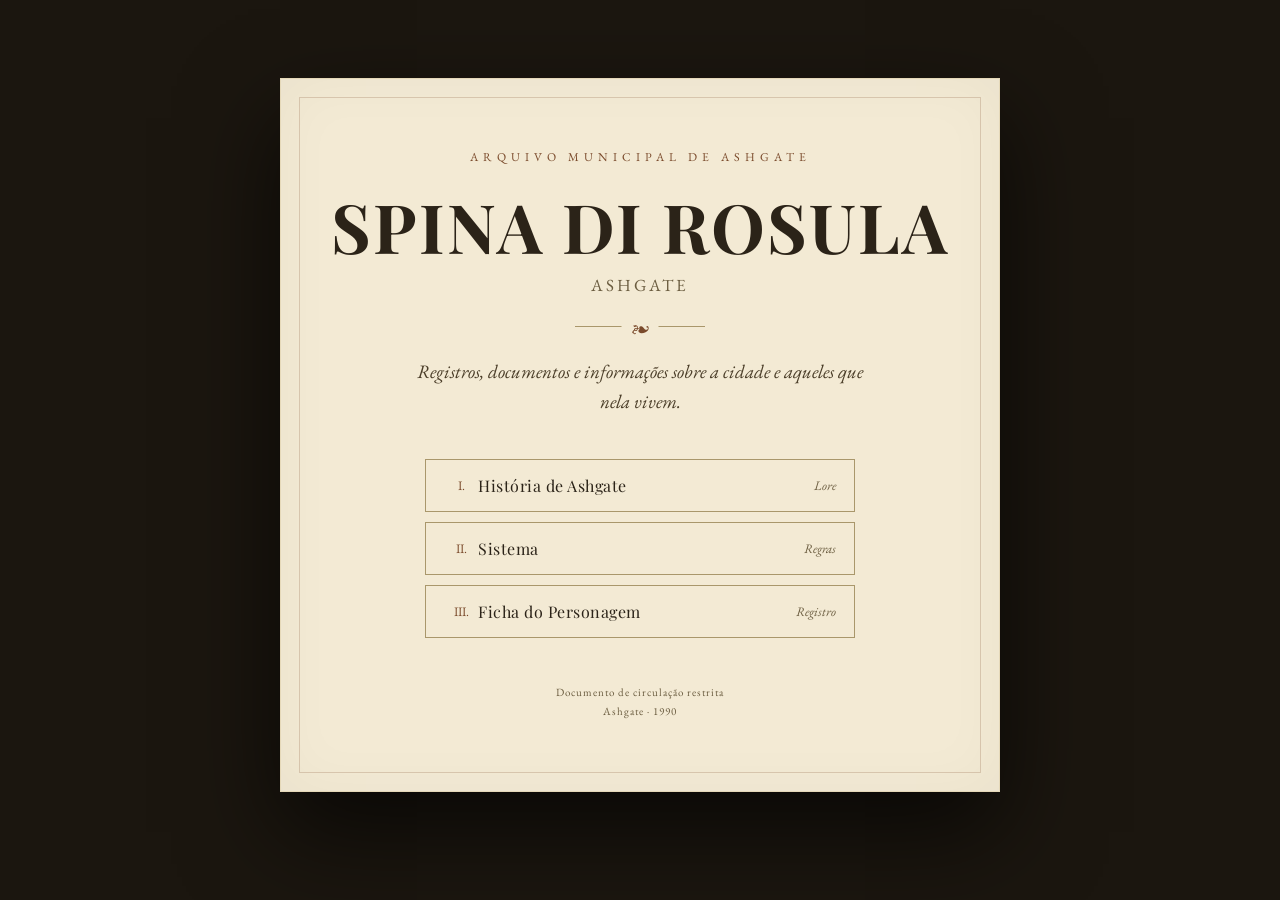
<file: index.html>
<!DOCTYPE html>
<html lang="pt-BR">
<head>
<meta charset="UTF-8">
<meta name="viewport" content="width=device-width, initial-scale=1">

<title>Spina di Rosula — Ashgate</title>

<style>
@import url('https://fonts.googleapis.com/css2?family=Playfair+Display:wght@600;700&family=EB+Garamond:ital,wght@0,400;0,500;0,600;1,400&display=swap');

:root{
  --page:#f3ead4;
  --page-dark:#e5d8b8;
  --ink:#2b2318;
  --muted:#6b5d40;
  --rule:#a9976b;
  --accent:#7a4a2b;
}

*{
  box-sizing:border-box;
}

html{
  scroll-behavior:smooth;
}

body{
  margin:0;
  min-height:100vh;

  background:#1b160f;

  color:var(--ink);
  font-family:'EB Garamond', serif;

  display:flex;
  align-items:center;
  justify-content:center;

  padding:30px 16px 60px;
}

/* =========================
   LIVRO
========================= */

.book{
  width:100%;
  max-width:720px;

  background:var(--page);

  border:1px solid var(--page-dark);

  box-shadow:
    0 40px 90px rgba(0,0,0,.65),
    inset 0 0 60px rgba(0,0,0,.04);

  position:relative;
}

.book::before{
  content:"";

  position:absolute;
  inset:18px;

  border:1px solid rgba(122,74,43,.22);

  pointer-events:none;
}

/* =========================
   CAPA
========================= */

.cover{
  min-height:calc(100vh - 90px);
  min-height:620px;

  padding:70px 50px;

  display:flex;
  flex-direction:column;
  align-items:center;
  justify-content:center;

  text-align:center;
}

/* =========================
   IDENTIFICAÇÃO
========================= */

.kicker{
  font-size:12px;

  letter-spacing:5px;
  text-transform:uppercase;

  color:var(--accent);

  margin-bottom:25px;
}

/* =========================
   TÍTULO
========================= */

h1{
  font-family:'Playfair Display', serif;

  font-size:clamp(42px, 8vw, 68px);

  line-height:1.05;

  letter-spacing:2px;

  margin:0;
}

/* cidade */

.location{
  margin-top:12px;

  font-size:17px;

  letter-spacing:3px;

  text-transform:uppercase;

  color:var(--muted);
}

/* =========================
   ORNAMENTO
========================= */

.ornament{
  width:130px;
  height:1px;

  background:var(--rule);

  margin:30px 0;

  position:relative;
}

.ornament::before{
  content:"❧";

  position:absolute;

  top:-12px;
  left:50%;

  transform:translateX(-50%);

  padding:0 10px;

  background:var(--page);

  color:var(--accent);

  font-size:18px;
}

/* =========================
   SUBTÍTULO
========================= */

.subtitle{
  max-width:450px;

  font-size:19px;
  font-style:italic;

  line-height:1.6;

  color:#4a3d28;

  margin-bottom:42px;
}

/* =========================
   MENU
========================= */

.menu{
  width:100%;
  max-width:430px;

  display:flex;
  flex-direction:column;

  gap:10px;
}

.menu a{
  display:flex;
  align-items:center;

  width:100%;

  padding:15px 18px;

  border:1px solid var(--rule);

  color:var(--ink);

  text-decoration:none;

  transition:
    background .2s ease,
    color .2s ease,
    transform .2s ease;
}

.menu .number{
  width:34px;

  font-size:13px;

  color:var(--accent);

  font-variant:small-caps;
}

.menu .name{
  font-family:'Playfair Display', serif;

  font-size:16px;

  letter-spacing:.5px;

  text-align:left;
}

.menu .description{
  margin-left:auto;

  font-size:13px;

  font-style:italic;

  color:var(--muted);
}

.menu a:hover{
  background:var(--accent);

  color:var(--page);

  transform:translateX(4px);
}

.menu a:hover .number,
.menu a:hover .description{
  color:var(--page);
}

/* =========================
   RODAPÉ
========================= */

.footer{
  margin-top:45px;

  font-size:11px;

  letter-spacing:1px;

  color:var(--muted);

  line-height:1.7;
}

/* =========================
   MOBILE
========================= */

@media(max-width:600px){

  body{
    padding:15px 10px 30px;
  }

  .book{
    max-width:100%;
  }

  .book::before{
    inset:10px;
  }

  .cover{
    min-height:calc(100vh - 45px);
    min-height:580px;

    padding:55px 25px;
  }

  .kicker{
    font-size:10px;
    letter-spacing:3px;

    margin-bottom:20px;
  }

  h1{
    font-size:44px;
    letter-spacing:1px;
  }

  .location{
    font-size:14px;
    letter-spacing:2px;
  }

  .subtitle{
    font-size:17px;

    max-width:320px;

    margin-bottom:35px;
  }

  .ornament{
    margin:25px 0;
  }

  .menu{
    max-width:100%;
  }

  .menu a{
    padding:14px 13px;
  }

  .menu .number{
    width:29px;
    font-size:12px;
  }

  .menu .name{
    font-size:15px;
  }

  .menu .description{
    font-size:11px;
  }

  .footer{
    margin-top:35px;
  }
}

/* =========================
   CELULARES PEQUENOS
========================= */

@media(max-width:400px){

  .cover{
    padding:45px 20px;
  }

  h1{
    font-size:38px;
  }

  .subtitle{
    font-size:16px;
  }

  .menu .description{
    display:none;
  }

  .menu a{
    justify-content:flex-start;
  }
}

/* =========================
   IMPRESSÃO
========================= */

@media print{

  body{
    background:#fff;
    padding:0;
  }

  .book{
    box-shadow:none;
    border:none;
  }
}
</style>
</head>

<body>

<div class="book">

  <main class="cover">

    <div class="kicker">
      Arquivo Municipal de Ashgate
    </div>

    <h1>SPINA DI ROSULA</h1>

    <div class="location">
      Ashgate
    </div>

    <div class="ornament"></div>

    <div class="subtitle">
      Registros, documentos e informações
      sobre a cidade e aqueles que nela vivem.
    </div>

    <nav class="menu">

      <a href="lore.html">
        <span class="number">I.</span>

        <span class="name">
          História de Ashgate
        </span>

        <span class="description">
          Lore
        </span>
      </a>

      <a href="sistema.html">
        <span class="number">II.</span>

        <span class="name">
          Sistema
        </span>

        <span class="description">
          Regras
        </span>
      </a>

      <a href="ficha.html">
        <span class="number">III.</span>

        <span class="name">
          Ficha do Personagem
        </span>

        <span class="description">
          Registro
        </span>
      </a>

    </nav>

    <div class="footer">
      Documento de circulação restrita<br>
      Ashgate · 1990
    </div>

  </main>

</div>

</body>
</html>
</file>
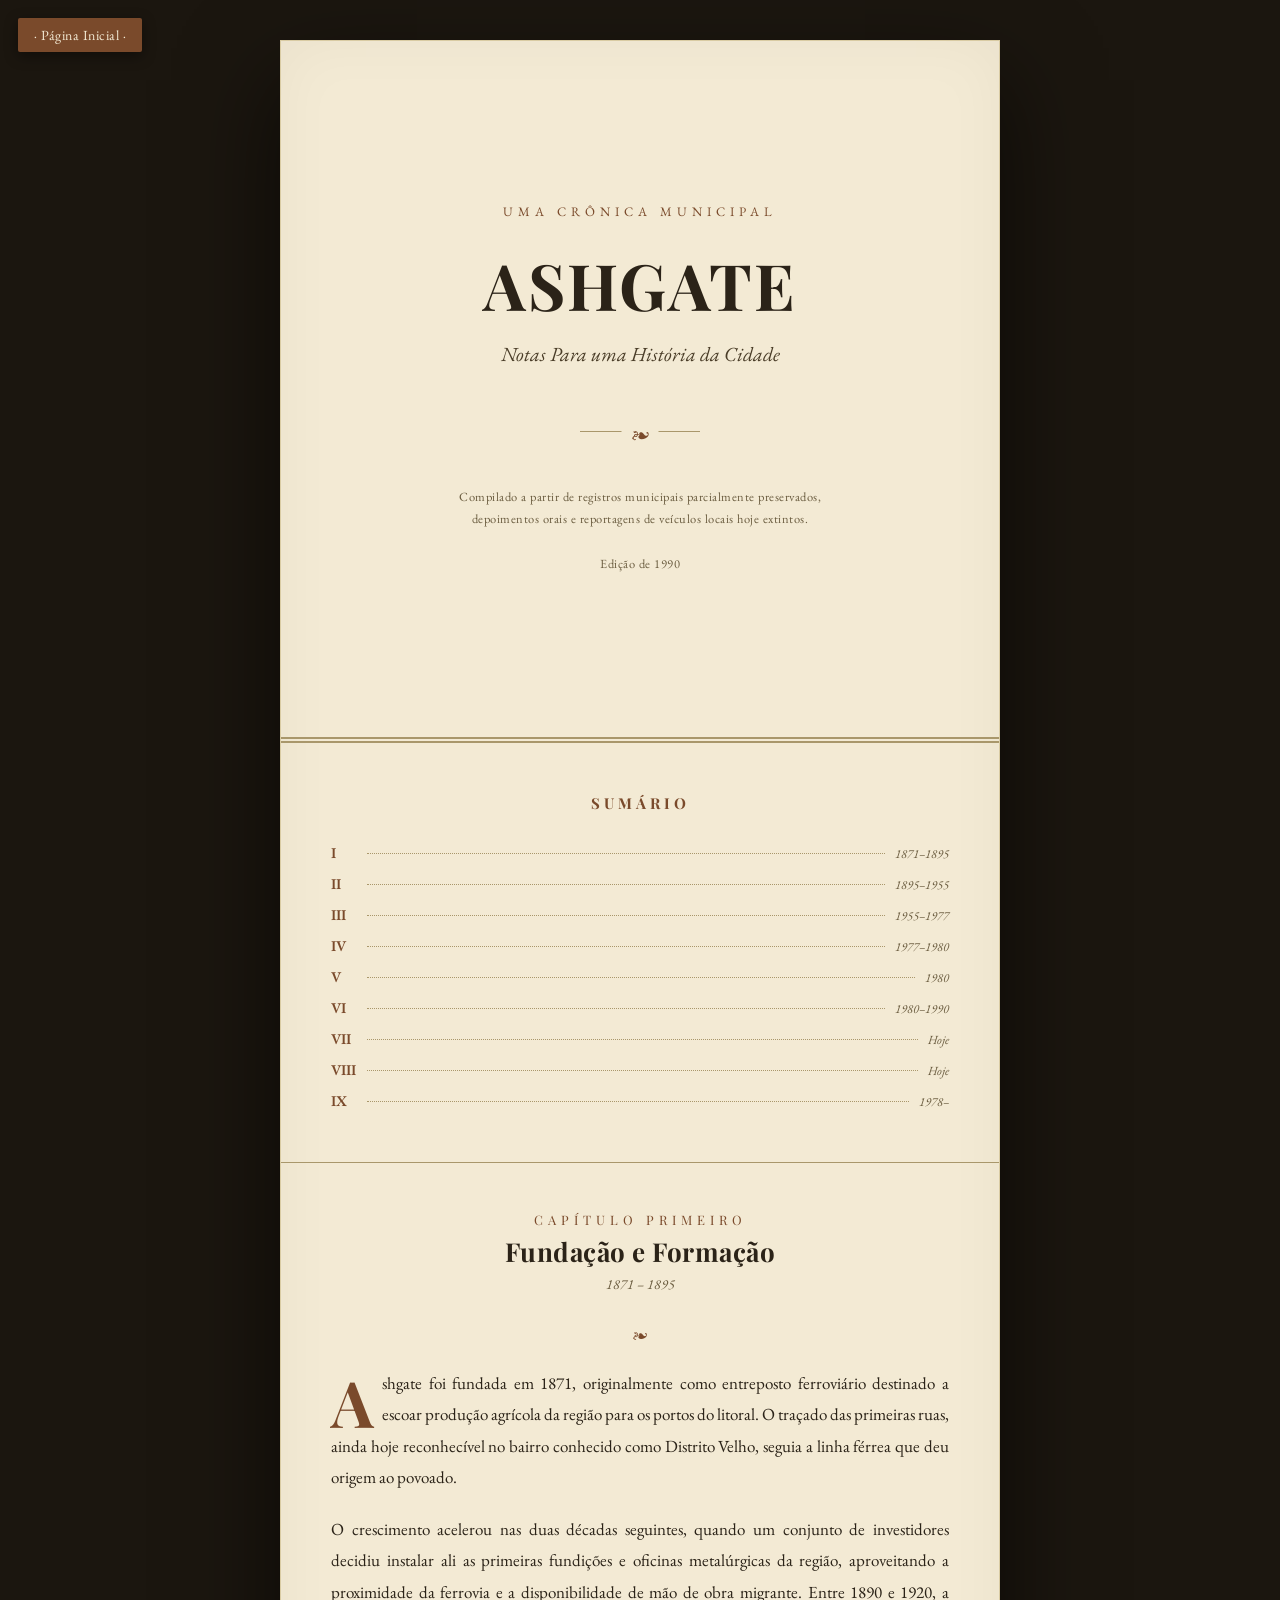
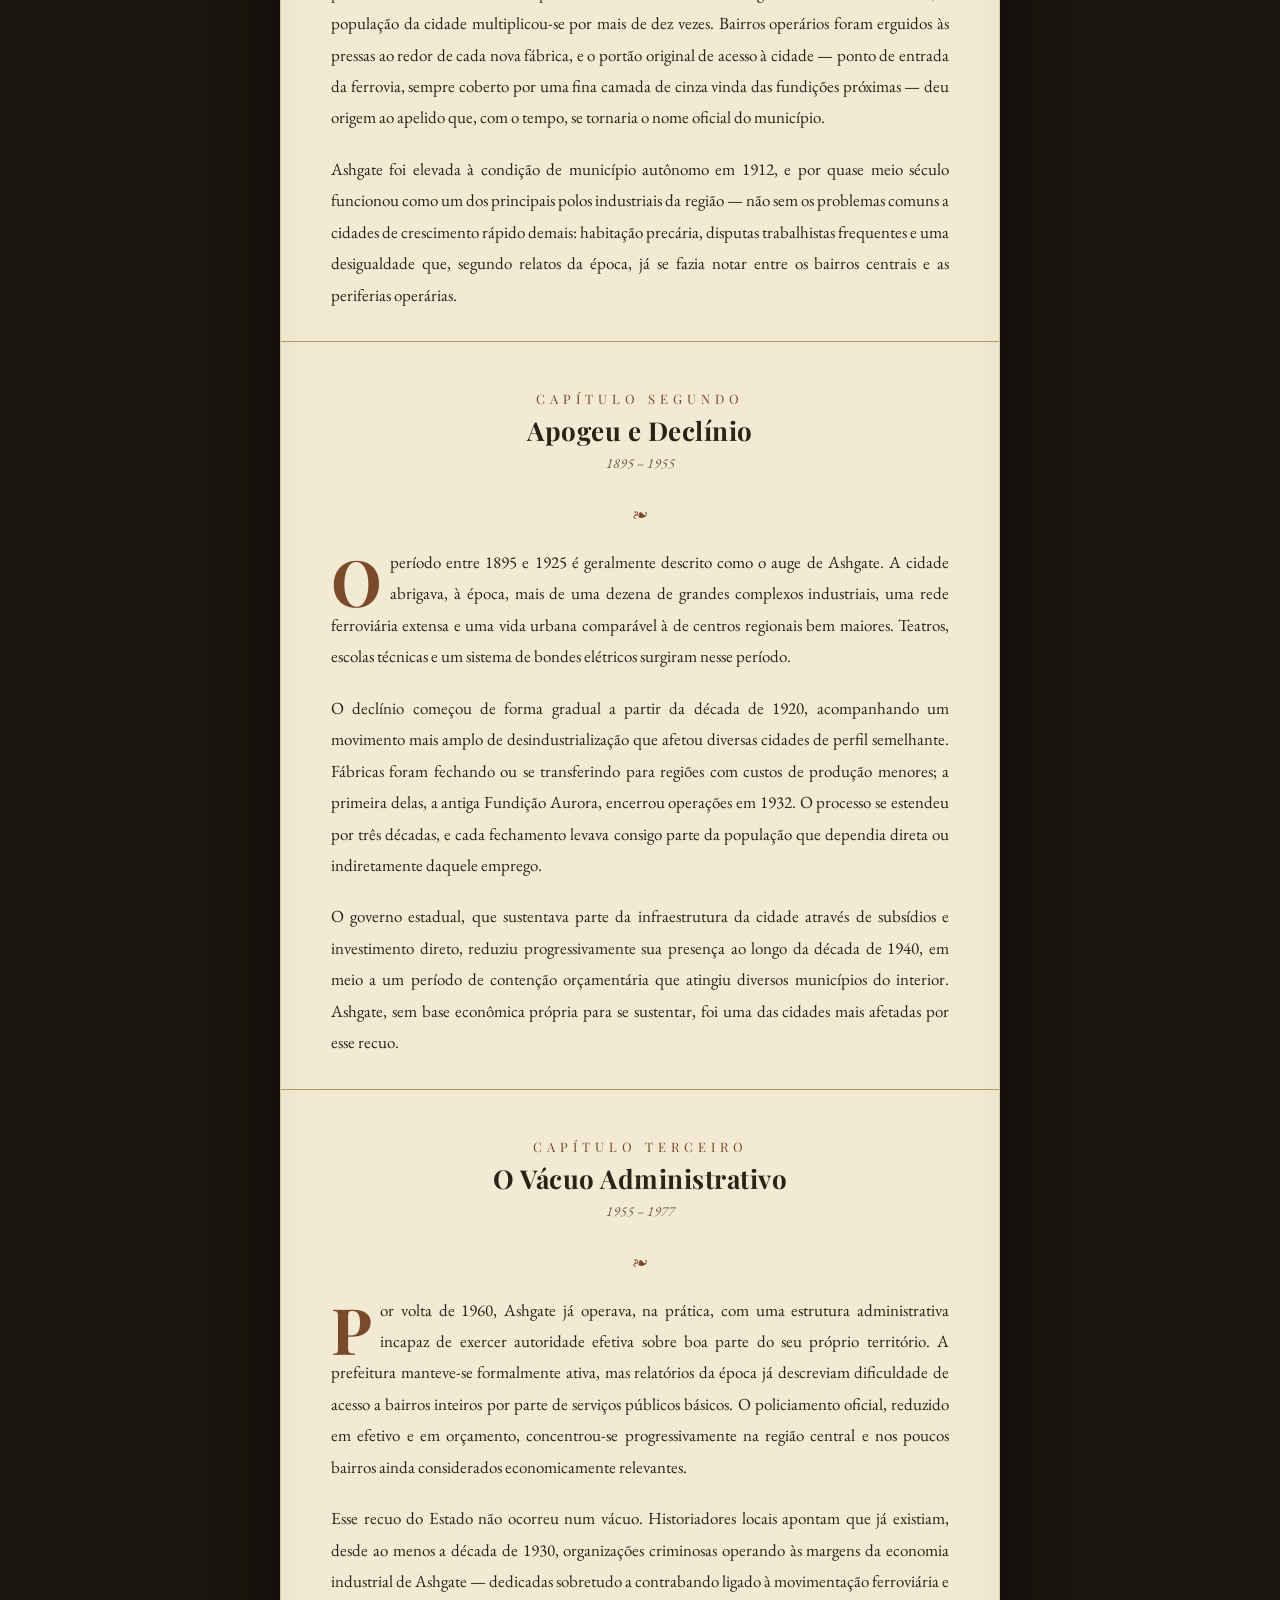
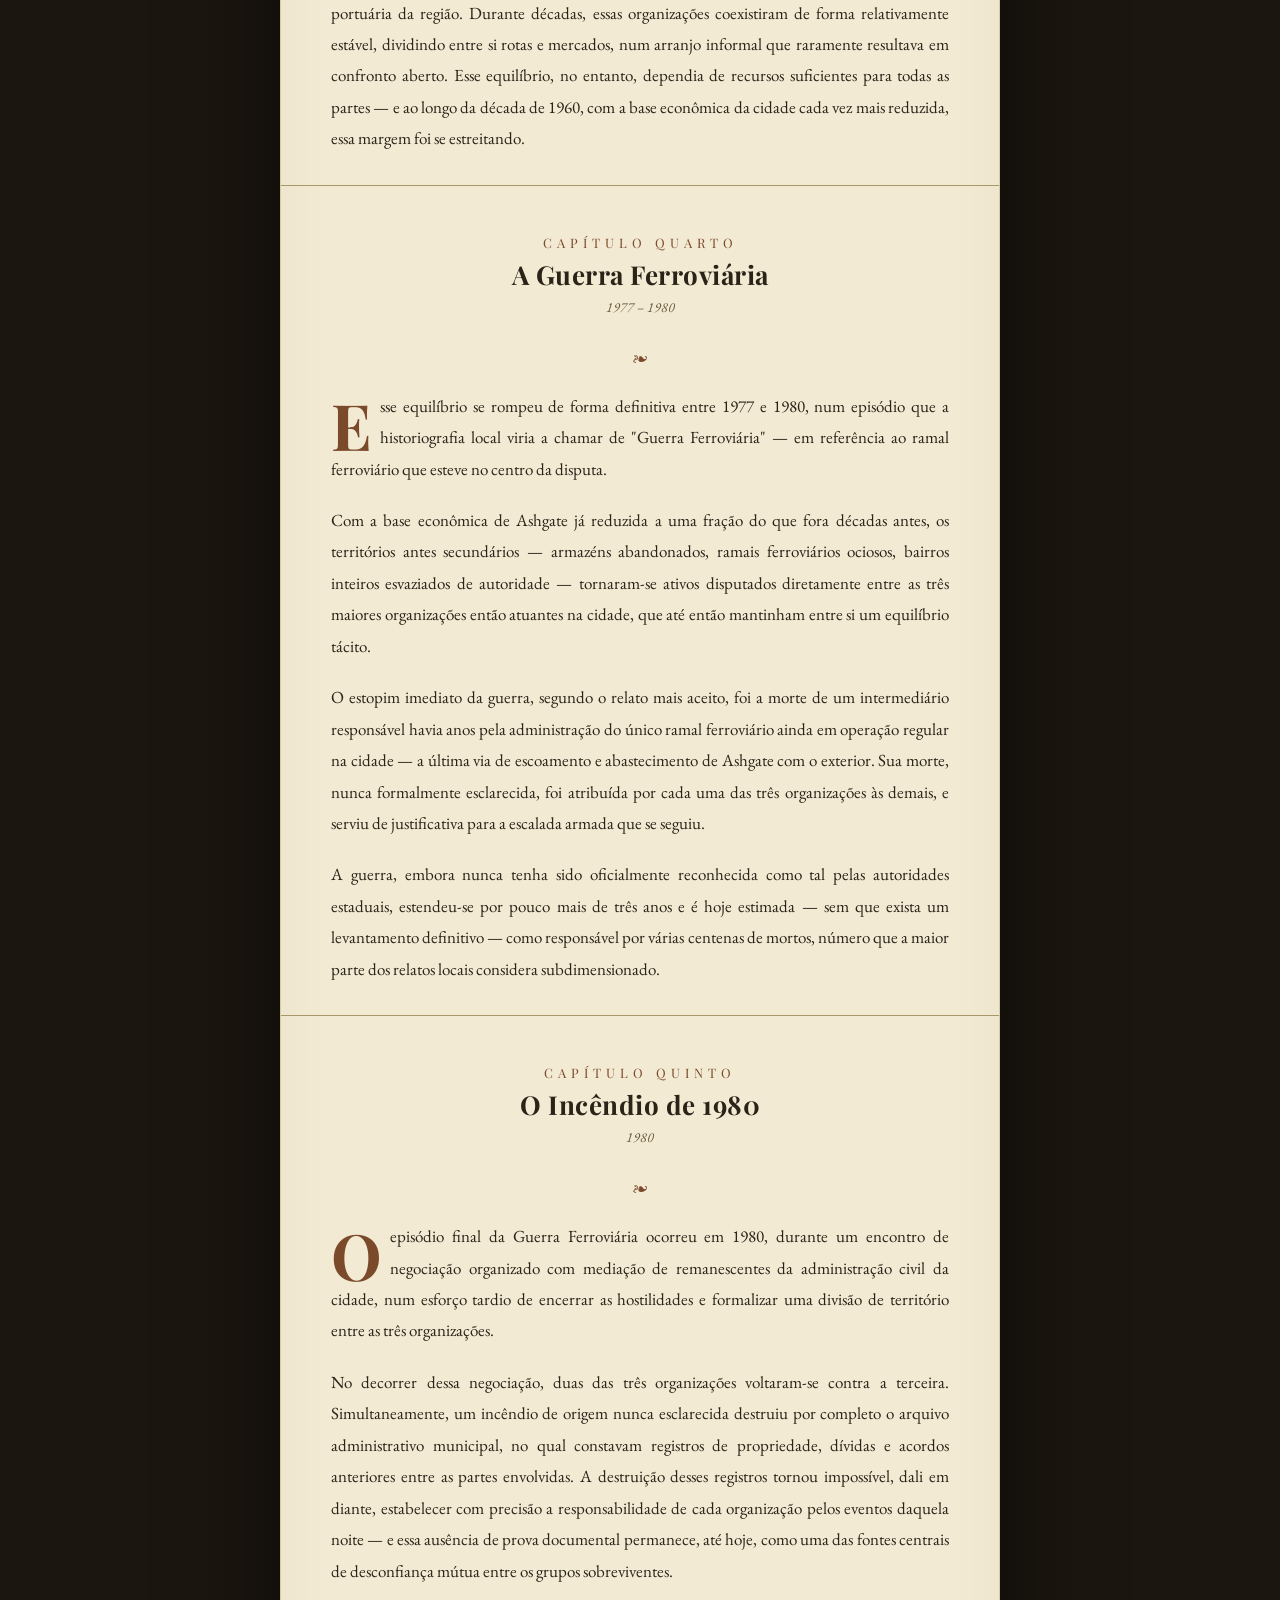
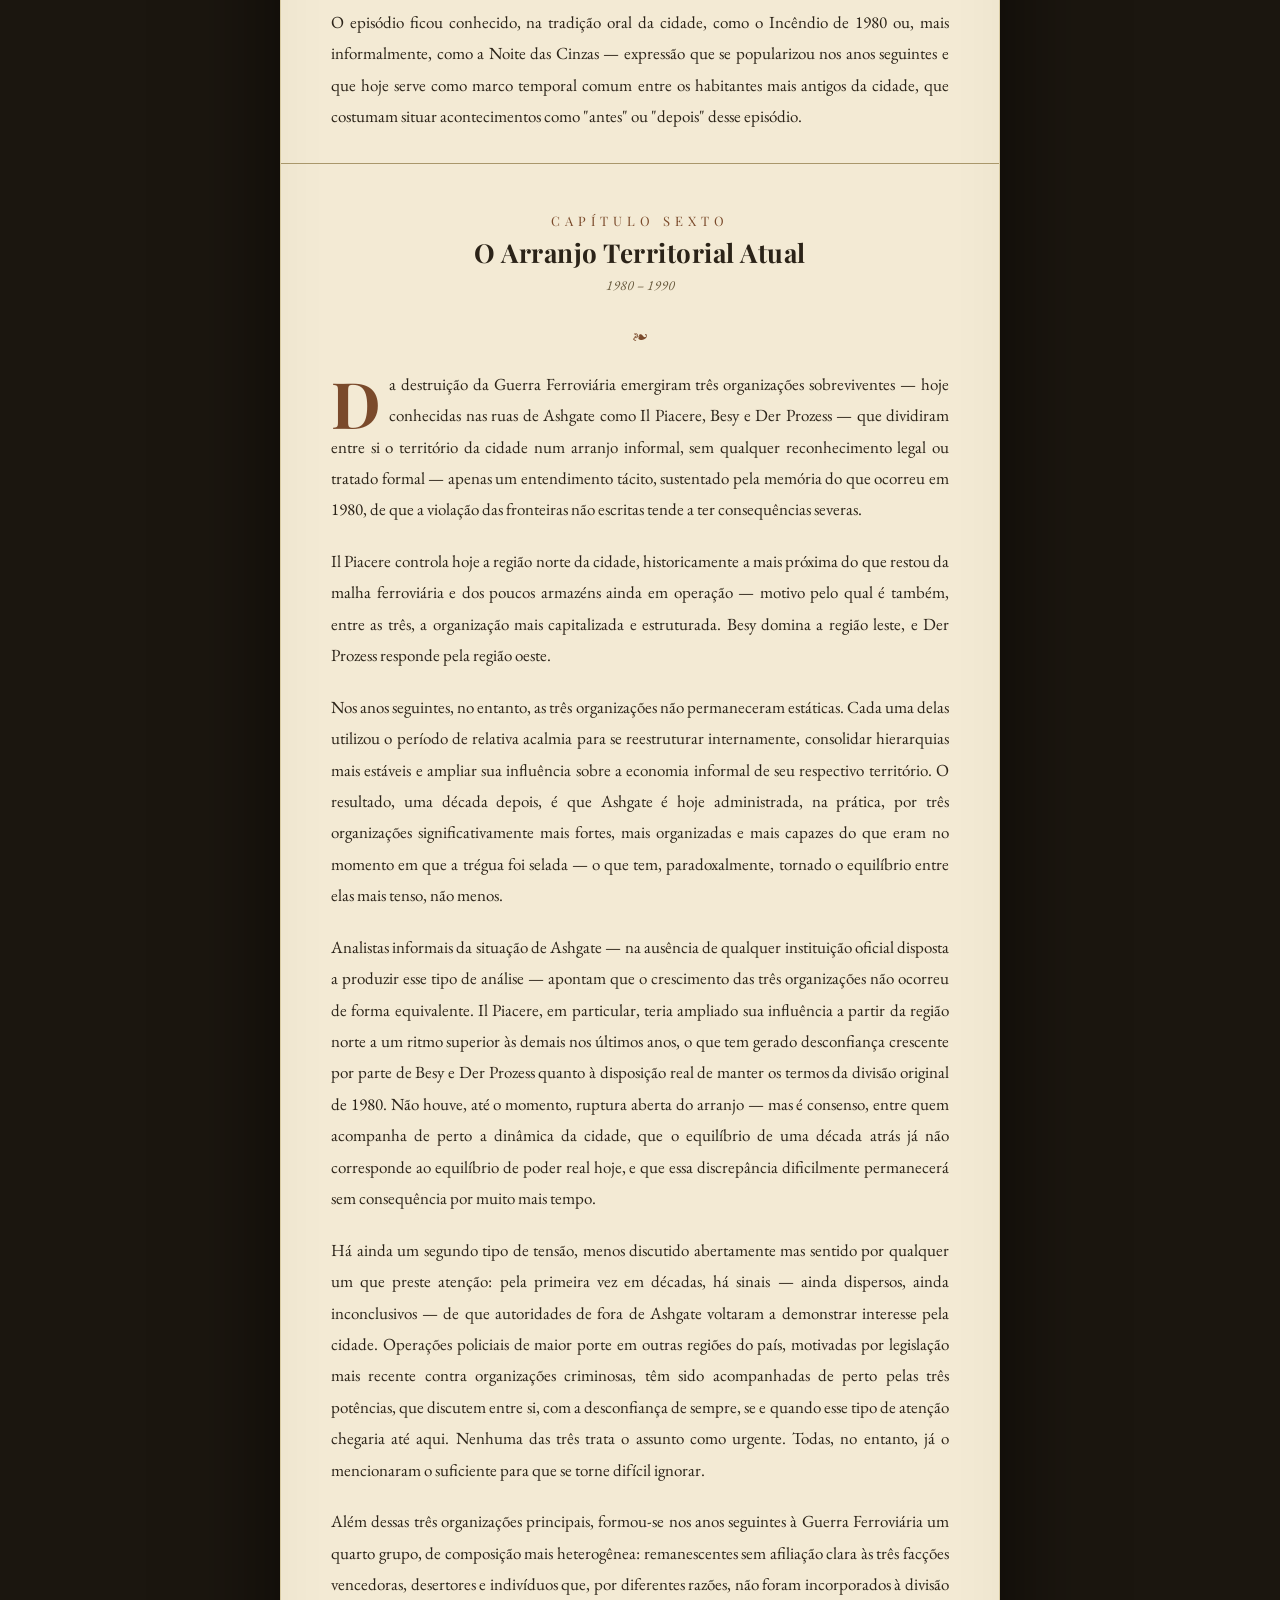
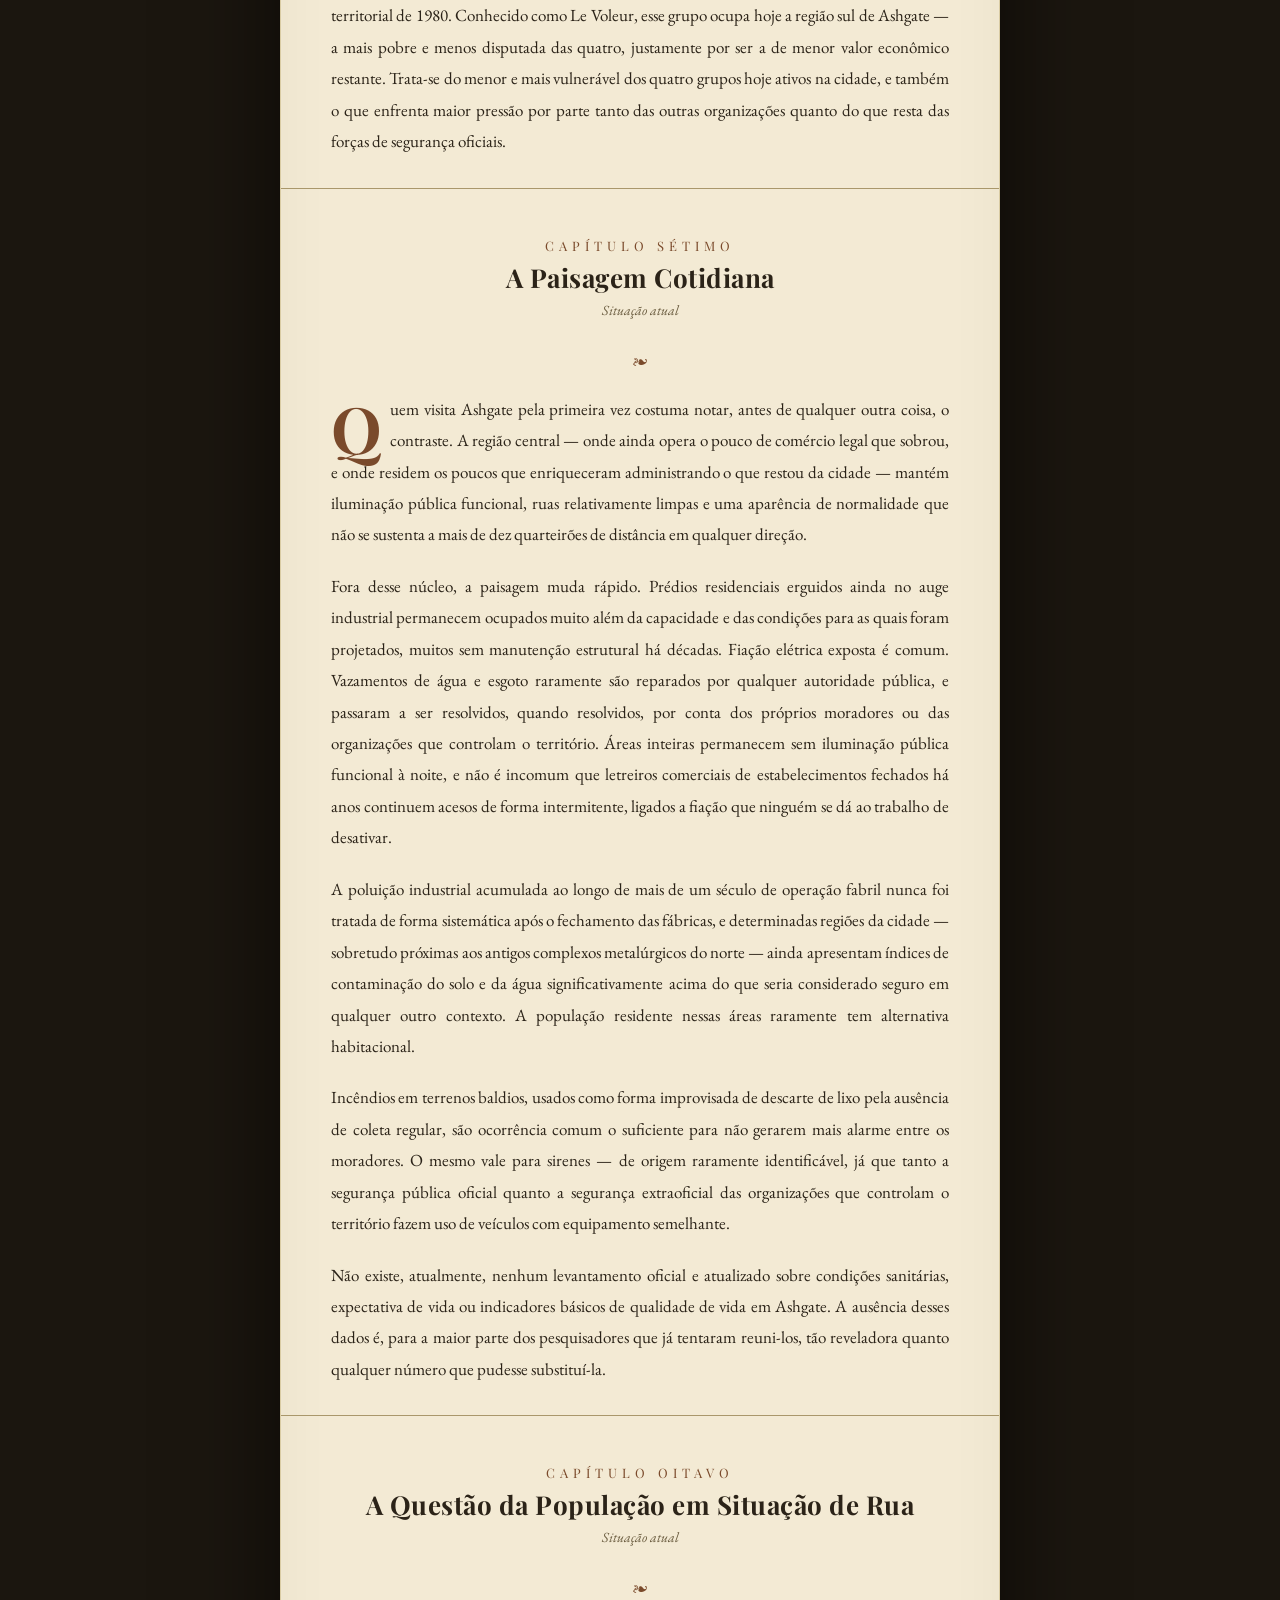
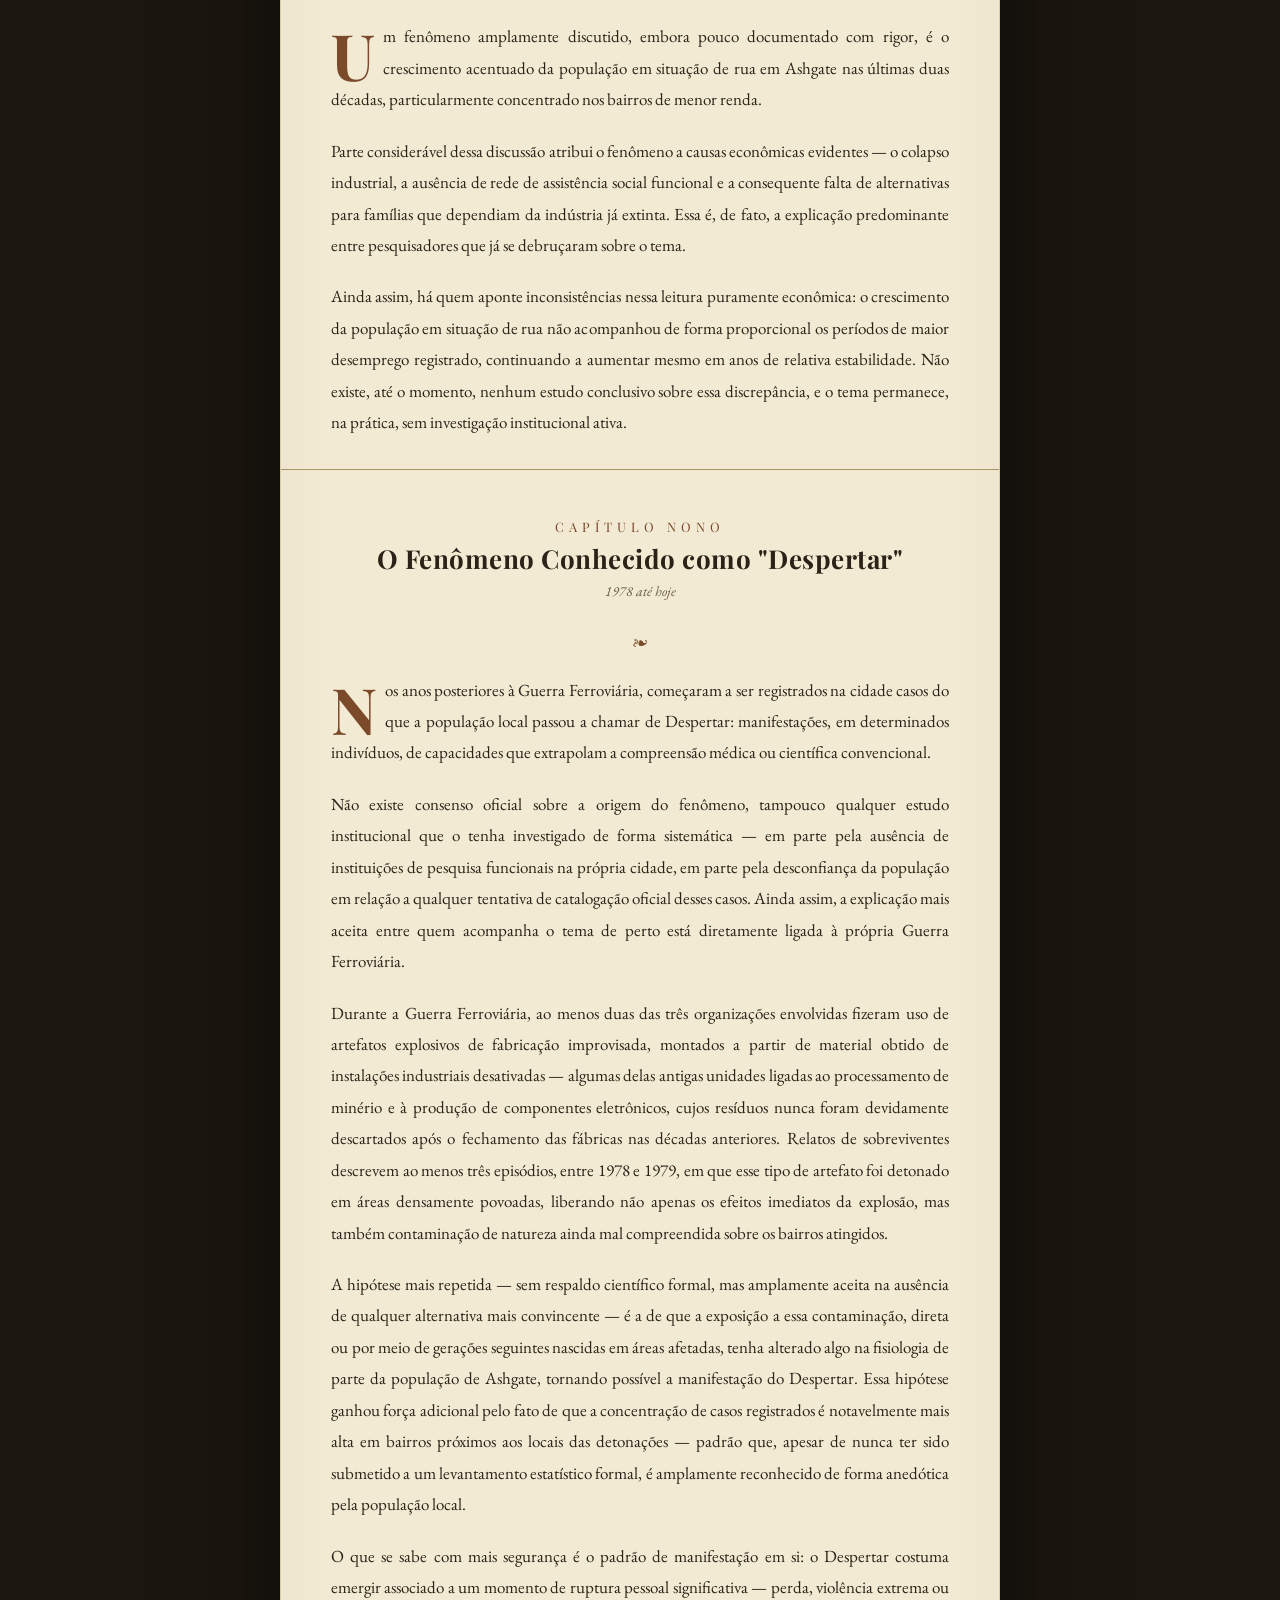
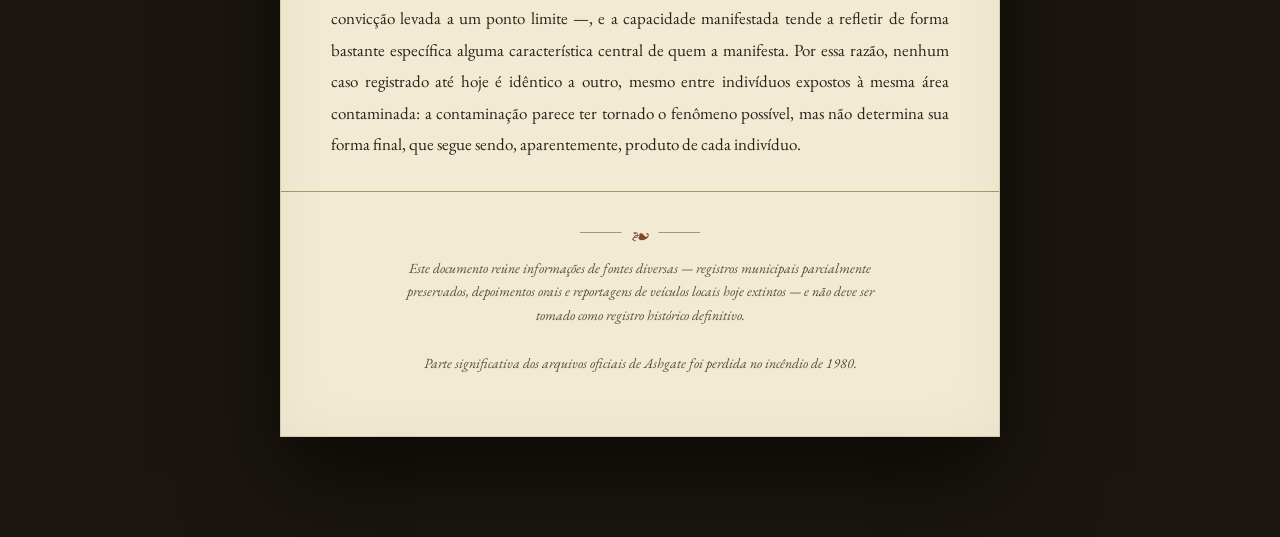
<file: lore.html>
<!DOCTYPE html>
<html lang="pt-BR">
<head>
<meta charset="UTF-8">
<meta name="viewport" content="width=device-width, initial-scale=1">
<title>Ashgate — Uma História da Cidade</title>
<style>
@import url('https://fonts.googleapis.com/css2?family=Playfair+Display:ital,wght@0,600;0,700;1,400&family=EB+Garamond:ital,wght@0,400;0,500;0,600;1,400&display=swap');

:root{
  --page:#f3ead4;
  --page-shadow:#d9cba3;
  --ink:#2b2318;
  --rule:#a9976b;
  --accent:#7a4a2b;
}
*{box-sizing:border-box;}
html{scroll-behavior:smooth;}
body{
  margin:0;
  background:#1b160f;
  font-family:'EB Garamond', serif;
  color:var(--ink);
  padding:40px 16px 100px;
}
.book{
  max-width:720px;
  margin:0 auto;
  background:var(--page);
  box-shadow:0 40px 90px rgba(0,0,0,0.6), inset 0 0 60px rgba(0,0,0,0.04);
  border:1px solid var(--page-shadow);
}

/* ---------- title page ---------- */
.titlepage{
  min-height:78vh;
  display:flex;
  flex-direction:column;
  align-items:center;
  justify-content:center;
  text-align:center;
  padding:60px 40px;
  border-bottom:double 6px var(--rule);
}
.titlepage .kicker{
  font-size:13px;
  letter-spacing:5px;
  text-transform:uppercase;
  color:var(--accent);
  margin-bottom:22px;
}
.titlepage h1{
  font-family:'Playfair Display', serif;
  font-weight:700;
  font-size:64px;
  letter-spacing:2px;
  margin:0 0 14px;
}
.titlepage .subtitle{
  font-style:italic;
  font-size:20px;
  color:#4a3d28;
  margin-bottom:40px;
}
.titlepage .ornament{
  width:120px; height:1px; background:var(--rule); margin:24px 0;
  position:relative;
}
.titlepage .ornament::before{
  content:"❧"; position:absolute; top:-11px; left:50%; transform:translateX(-50%);
  color:var(--accent); font-size:18px; background:var(--page); padding:0 10px;
}
.titlepage .imprint{
  font-size:12.5px; color:#6b5d40; letter-spacing:0.5px; margin-top:30px; line-height:1.8;
}

/* ---------- table of contents ---------- */
.toc{padding:50px 50px 40px; border-bottom:1px solid var(--rule);}
.toc h2{
  font-family:'Playfair Display', serif; font-size:15px; letter-spacing:4px; text-transform:uppercase;
  text-align:center; margin:0 0 30px; color:var(--accent);
}
.toc ol{list-style:none; margin:0; padding:0; counter-reset:chap;}
.toc li{
  counter-increment:chap;
  display:flex; align-items:baseline; gap:6px;
  font-size:15px; margin-bottom:12px;
}
.toc li a{
  color:var(--ink); text-decoration:none; display:flex; align-items:baseline; gap:6px; width:100%;
}
.toc li .roman{
  font-variant:small-caps; color:var(--accent); font-weight:600; min-width:26px;
}
.toc li .dots{flex:1; border-bottom:1px dotted var(--rule); position:relative; top:-4px; margin:0 4px;}
.toc li .years{font-size:12.5px; color:#6b5d40; font-style:italic;}

/* ---------- chapters ---------- */
.chapter{padding:48px 50px 10px; border-bottom:1px solid var(--rule);}
.chapter:last-of-type{border-bottom:none;}
.chapter-label{
  text-align:center; font-family:'Playfair Display',serif; font-size:13px; letter-spacing:5px;
  text-transform:uppercase; color:var(--accent); margin-bottom:6px;
}
.chapter h2{
  font-family:'Playfair Display', serif; font-weight:700; font-size:26px; text-align:center;
  margin:0 0 6px; letter-spacing:0.5px;
}
.chapter .years{
  display:block; text-align:center; font-style:italic; font-size:14px; color:#6b5d40; margin-bottom:30px;
}
.chapter .ornament-small{
  text-align:center; color:var(--accent); font-size:15px; margin-bottom:26px;
}
.chapter p{
  font-size:17px; line-height:1.85; margin:0 0 20px; text-align:justify; hyphens:auto;
}
.chapter p.first::first-letter{
  font-family:'Playfair Display', serif;
  font-weight:700;
  font-size:64px;
  float:left;
  line-height:0.8;
  padding:8px 8px 0 0;
  color:var(--accent);
}

.closing{
  padding:40px 50px 60px; text-align:center;
}
.closing p{
  font-size:14px; font-style:italic; color:#5a4c33; line-height:1.7; max-width:480px; margin:0 auto;
}
.closing .ornament{
  width:120px; height:1px; background:var(--rule); margin:0 auto 24px; position:relative;
}
.closing .ornament::before{
  content:"❧"; position:absolute; top:-11px; left:50%; transform:translateX(-50%);
  color:var(--accent); font-size:18px; background:var(--page); padding:0 10px;
}

@media (max-width:640px){
  .titlepage h1{font-size:42px;}
  .toc, .chapter, .closing{padding-left:24px; padding-right:24px;}
  .chapter p{font-size:16px;}
}
@media print{
  body{background:#fff; padding:0;}
  .book{box-shadow:none; border:none;}
  .back-link{display:none;}
}

.back-link{
  position:fixed;
  top:18px;
  left:18px;
  font-family:'EB Garamond', serif;
  font-size:14px;
  letter-spacing:0.5px;
  color:var(--page);
  background:var(--accent);
  text-decoration:none;
  padding:8px 16px;
  border-radius:2px;
  box-shadow:0 4px 14px rgba(0,0,0,0.4);
  z-index:10;
}
.back-link:hover{opacity:0.88;}
@media (max-width:640px){
  .back-link{top:10px; left:10px; font-size:12px; padding:7px 12px;}
}
</style>
</head>
<body>
<a href="index.html" class="back-link">· Página Inicial ·</a>
<div class="book">

  <div class="titlepage">
    <div class="kicker">Uma crônica municipal</div>
    <h1>ASHGATE</h1>
    <div class="subtitle">Notas Para uma História da Cidade</div>
    <div class="ornament"></div>
    <div class="imprint">
      Compilado a partir de registros municipais parcialmente preservados,<br>
      depoimentos orais e reportagens de veículos locais hoje extintos.<br><br>
      Edição de 1990
    </div>
  </div>

  <div class="toc">
    <h2>Sumário</h2>
    <ol>
      <li><a href="#cap1"><span class="roman">I</span><span class="dots"></span><span class="years">1871–1895</span></a></li>
      <li><a href="#cap2"><span class="roman">II</span><span class="dots"></span><span class="years">1895–1955</span></a></li>
      <li><a href="#cap3"><span class="roman">III</span><span class="dots"></span><span class="years">1955–1977</span></a></li>
      <li><a href="#cap4"><span class="roman">IV</span><span class="dots"></span><span class="years">1977–1980</span></a></li>
      <li><a href="#cap5"><span class="roman">V</span><span class="dots"></span><span class="years">1980</span></a></li>
      <li><a href="#cap6"><span class="roman">VI</span><span class="dots"></span><span class="years">1980–1990</span></a></li>
      <li><a href="#cap7"><span class="roman">VII</span><span class="dots"></span><span class="years">Hoje</span></a></li>
      <li><a href="#cap8"><span class="roman">VIII</span><span class="dots"></span><span class="years">Hoje</span></a></li>
      <li><a href="#cap9"><span class="roman">IX</span><span class="dots"></span><span class="years">1978–</span></a></li>
    </ol>
  </div>

  <div class="chapter" id="cap1">
    <div class="chapter-label">Capítulo Primeiro</div>
    <h2>Fundação e Formação</h2>
    <span class="years">1871 – 1895</span>
    <div class="ornament-small">❧</div>
    <p class="first">Ashgate foi fundada em 1871, originalmente como entreposto ferroviário destinado a escoar produção agrícola da região para os portos do litoral. O traçado das primeiras ruas, ainda hoje reconhecível no bairro conhecido como Distrito Velho, seguia a linha férrea que deu origem ao povoado.</p>
    <p>O crescimento acelerou nas duas décadas seguintes, quando um conjunto de investidores decidiu instalar ali as primeiras fundições e oficinas metalúrgicas da região, aproveitando a proximidade da ferrovia e a disponibilidade de mão de obra migrante. Entre 1890 e 1920, a população da cidade multiplicou-se por mais de dez vezes. Bairros operários foram erguidos às pressas ao redor de cada nova fábrica, e o portão original de acesso à cidade — ponto de entrada da ferrovia, sempre coberto por uma fina camada de cinza vinda das fundições próximas — deu origem ao apelido que, com o tempo, se tornaria o nome oficial do município.</p>
    <p>Ashgate foi elevada à condição de município autônomo em 1912, e por quase meio século funcionou como um dos principais polos industriais da região — não sem os problemas comuns a cidades de crescimento rápido demais: habitação precária, disputas trabalhistas frequentes e uma desigualdade que, segundo relatos da época, já se fazia notar entre os bairros centrais e as periferias operárias.</p>
  </div>

  <div class="chapter" id="cap2">
    <div class="chapter-label">Capítulo Segundo</div>
    <h2>Apogeu e Declínio</h2>
    <span class="years">1895 – 1955</span>
    <div class="ornament-small">❧</div>
    <p class="first">O período entre 1895 e 1925 é geralmente descrito como o auge de Ashgate. A cidade abrigava, à época, mais de uma dezena de grandes complexos industriais, uma rede ferroviária extensa e uma vida urbana comparável à de centros regionais bem maiores. Teatros, escolas técnicas e um sistema de bondes elétricos surgiram nesse período.</p>
    <p>O declínio começou de forma gradual a partir da década de 1920, acompanhando um movimento mais amplo de desindustrialização que afetou diversas cidades de perfil semelhante. Fábricas foram fechando ou se transferindo para regiões com custos de produção menores; a primeira delas, a antiga Fundição Aurora, encerrou operações em 1932. O processo se estendeu por três décadas, e cada fechamento levava consigo parte da população que dependia direta ou indiretamente daquele emprego.</p>
    <p>O governo estadual, que sustentava parte da infraestrutura da cidade através de subsídios e investimento direto, reduziu progressivamente sua presença ao longo da década de 1940, em meio a um período de contenção orçamentária que atingiu diversos municípios do interior. Ashgate, sem base econômica própria para se sustentar, foi uma das cidades mais afetadas por esse recuo.</p>
  </div>

  <div class="chapter" id="cap3">
    <div class="chapter-label">Capítulo Terceiro</div>
    <h2>O Vácuo Administrativo</h2>
    <span class="years">1955 – 1977</span>
    <div class="ornament-small">❧</div>
    <p class="first">Por volta de 1960, Ashgate já operava, na prática, com uma estrutura administrativa incapaz de exercer autoridade efetiva sobre boa parte do seu próprio território. A prefeitura manteve-se formalmente ativa, mas relatórios da época já descreviam dificuldade de acesso a bairros inteiros por parte de serviços públicos básicos. O policiamento oficial, reduzido em efetivo e em orçamento, concentrou-se progressivamente na região central e nos poucos bairros ainda considerados economicamente relevantes.</p>
    <p>Esse recuo do Estado não ocorreu num vácuo. Historiadores locais apontam que já existiam, desde ao menos a década de 1930, organizações criminosas operando às margens da economia industrial de Ashgate — dedicadas sobretudo a contrabando ligado à movimentação ferroviária e portuária da região. Durante décadas, essas organizações coexistiram de forma relativamente estável, dividindo entre si rotas e mercados, num arranjo informal que raramente resultava em confronto aberto. Esse equilíbrio, no entanto, dependia de recursos suficientes para todas as partes — e ao longo da década de 1960, com a base econômica da cidade cada vez mais reduzida, essa margem foi se estreitando.</p>
  </div>

  <div class="chapter" id="cap4">
    <div class="chapter-label">Capítulo Quarto</div>
    <h2>A Guerra Ferroviária</h2>
    <span class="years">1977 – 1980</span>
    <div class="ornament-small">❧</div>
    <p class="first">Esse equilíbrio se rompeu de forma definitiva entre 1977 e 1980, num episódio que a historiografia local viria a chamar de "Guerra Ferroviária" — em referência ao ramal ferroviário que esteve no centro da disputa.</p>
    <p>Com a base econômica de Ashgate já reduzida a uma fração do que fora décadas antes, os territórios antes secundários — armazéns abandonados, ramais ferroviários ociosos, bairros inteiros esvaziados de autoridade — tornaram-se ativos disputados diretamente entre as três maiores organizações então atuantes na cidade, que até então mantinham entre si um equilíbrio tácito.</p>
    <p>O estopim imediato da guerra, segundo o relato mais aceito, foi a morte de um intermediário responsável havia anos pela administração do único ramal ferroviário ainda em operação regular na cidade — a última via de escoamento e abastecimento de Ashgate com o exterior. Sua morte, nunca formalmente esclarecida, foi atribuída por cada uma das três organizações às demais, e serviu de justificativa para a escalada armada que se seguiu.</p>
    <p>A guerra, embora nunca tenha sido oficialmente reconhecida como tal pelas autoridades estaduais, estendeu-se por pouco mais de três anos e é hoje estimada — sem que exista um levantamento definitivo — como responsável por várias centenas de mortos, número que a maior parte dos relatos locais considera subdimensionado.</p>
  </div>

  <div class="chapter" id="cap5">
    <div class="chapter-label">Capítulo Quinto</div>
    <h2>O Incêndio de 1980</h2>
    <span class="years">1980</span>
    <div class="ornament-small">❧</div>
    <p class="first">O episódio final da Guerra Ferroviária ocorreu em 1980, durante um encontro de negociação organizado com mediação de remanescentes da administração civil da cidade, num esforço tardio de encerrar as hostilidades e formalizar uma divisão de território entre as três organizações.</p>
    <p>No decorrer dessa negociação, duas das três organizações voltaram-se contra a terceira. Simultaneamente, um incêndio de origem nunca esclarecida destruiu por completo o arquivo administrativo municipal, no qual constavam registros de propriedade, dívidas e acordos anteriores entre as partes envolvidas. A destruição desses registros tornou impossível, dali em diante, estabelecer com precisão a responsabilidade de cada organização pelos eventos daquela noite — e essa ausência de prova documental permanece, até hoje, como uma das fontes centrais de desconfiança mútua entre os grupos sobreviventes.</p>
    <p>O episódio ficou conhecido, na tradição oral da cidade, como o Incêndio de 1980 ou, mais informalmente, como a Noite das Cinzas — expressão que se popularizou nos anos seguintes e que hoje serve como marco temporal comum entre os habitantes mais antigos da cidade, que costumam situar acontecimentos como "antes" ou "depois" desse episódio.</p>
  </div>

  <div class="chapter" id="cap6">
    <div class="chapter-label">Capítulo Sexto</div>
    <h2>O Arranjo Territorial Atual</h2>
    <span class="years">1980 – 1990</span>
    <div class="ornament-small">❧</div>
    <p class="first">Da destruição da Guerra Ferroviária emergiram três organizações sobreviventes — hoje conhecidas nas ruas de Ashgate como Il Piacere, Besy e Der Prozess — que dividiram entre si o território da cidade num arranjo informal, sem qualquer reconhecimento legal ou tratado formal — apenas um entendimento tácito, sustentado pela memória do que ocorreu em 1980, de que a violação das fronteiras não escritas tende a ter consequências severas.</p>
    <p>Il Piacere controla hoje a região norte da cidade, historicamente a mais próxima do que restou da malha ferroviária e dos poucos armazéns ainda em operação — motivo pelo qual é também, entre as três, a organização mais capitalizada e estruturada. Besy domina a região leste, e Der Prozess responde pela região oeste.</p>
    <p>Nos anos seguintes, no entanto, as três organizações não permaneceram estáticas. Cada uma delas utilizou o período de relativa acalmia para se reestruturar internamente, consolidar hierarquias mais estáveis e ampliar sua influência sobre a economia informal de seu respectivo território. O resultado, uma década depois, é que Ashgate é hoje administrada, na prática, por três organizações significativamente mais fortes, mais organizadas e mais capazes do que eram no momento em que a trégua foi selada — o que tem, paradoxalmente, tornado o equilíbrio entre elas mais tenso, não menos.</p>
    <p>Analistas informais da situação de Ashgate — na ausência de qualquer instituição oficial disposta a produzir esse tipo de análise — apontam que o crescimento das três organizações não ocorreu de forma equivalente. Il Piacere, em particular, teria ampliado sua influência a partir da região norte a um ritmo superior às demais nos últimos anos, o que tem gerado desconfiança crescente por parte de Besy e Der Prozess quanto à disposição real de manter os termos da divisão original de 1980. Não houve, até o momento, ruptura aberta do arranjo — mas é consenso, entre quem acompanha de perto a dinâmica da cidade, que o equilíbrio de uma década atrás já não corresponde ao equilíbrio de poder real hoje, e que essa discrepância dificilmente permanecerá sem consequência por muito mais tempo.</p>
    <p>Há ainda um segundo tipo de tensão, menos discutido abertamente mas sentido por qualquer um que preste atenção: pela primeira vez em décadas, há sinais — ainda dispersos, ainda inconclusivos — de que autoridades de fora de Ashgate voltaram a demonstrar interesse pela cidade. Operações policiais de maior porte em outras regiões do país, motivadas por legislação mais recente contra organizações criminosas, têm sido acompanhadas de perto pelas três potências, que discutem entre si, com a desconfiança de sempre, se e quando esse tipo de atenção chegaria até aqui. Nenhuma das três trata o assunto como urgente. Todas, no entanto, já o mencionaram o suficiente para que se torne difícil ignorar.</p>
    <p>Além dessas três organizações principais, formou-se nos anos seguintes à Guerra Ferroviária um quarto grupo, de composição mais heterogênea: remanescentes sem afiliação clara às três facções vencedoras, desertores e indivíduos que, por diferentes razões, não foram incorporados à divisão territorial de 1980. Conhecido como Le Voleur, esse grupo ocupa hoje a região sul de Ashgate — a mais pobre e menos disputada das quatro, justamente por ser a de menor valor econômico restante. Trata-se do menor e mais vulnerável dos quatro grupos hoje ativos na cidade, e também o que enfrenta maior pressão por parte tanto das outras organizações quanto do que resta das forças de segurança oficiais.</p>
  </div>

  <div class="chapter" id="cap7">
    <div class="chapter-label">Capítulo Sétimo</div>
    <h2>A Paisagem Cotidiana</h2>
    <span class="years">Situação atual</span>
    <div class="ornament-small">❧</div>
    <p class="first">Quem visita Ashgate pela primeira vez costuma notar, antes de qualquer outra coisa, o contraste. A região central — onde ainda opera o pouco de comércio legal que sobrou, e onde residem os poucos que enriqueceram administrando o que restou da cidade — mantém iluminação pública funcional, ruas relativamente limpas e uma aparência de normalidade que não se sustenta a mais de dez quarteirões de distância em qualquer direção.</p>
    <p>Fora desse núcleo, a paisagem muda rápido. Prédios residenciais erguidos ainda no auge industrial permanecem ocupados muito além da capacidade e das condições para as quais foram projetados, muitos sem manutenção estrutural há décadas. Fiação elétrica exposta é comum. Vazamentos de água e esgoto raramente são reparados por qualquer autoridade pública, e passaram a ser resolvidos, quando resolvidos, por conta dos próprios moradores ou das organizações que controlam o território. Áreas inteiras permanecem sem iluminação pública funcional à noite, e não é incomum que letreiros comerciais de estabelecimentos fechados há anos continuem acesos de forma intermitente, ligados a fiação que ninguém se dá ao trabalho de desativar.</p>
    <p>A poluição industrial acumulada ao longo de mais de um século de operação fabril nunca foi tratada de forma sistemática após o fechamento das fábricas, e determinadas regiões da cidade — sobretudo próximas aos antigos complexos metalúrgicos do norte — ainda apresentam índices de contaminação do solo e da água significativamente acima do que seria considerado seguro em qualquer outro contexto. A população residente nessas áreas raramente tem alternativa habitacional.</p>
    <p>Incêndios em terrenos baldios, usados como forma improvisada de descarte de lixo pela ausência de coleta regular, são ocorrência comum o suficiente para não gerarem mais alarme entre os moradores. O mesmo vale para sirenes — de origem raramente identificável, já que tanto a segurança pública oficial quanto a segurança extraoficial das organizações que controlam o território fazem uso de veículos com equipamento semelhante.</p>
    <p>Não existe, atualmente, nenhum levantamento oficial e atualizado sobre condições sanitárias, expectativa de vida ou indicadores básicos de qualidade de vida em Ashgate. A ausência desses dados é, para a maior parte dos pesquisadores que já tentaram reuni-los, tão reveladora quanto qualquer número que pudesse substituí-la.</p>
  </div>

  <div class="chapter" id="cap8">
    <div class="chapter-label">Capítulo Oitavo</div>
    <h2>A Questão da População em Situação de Rua</h2>
    <span class="years">Situação atual</span>
    <div class="ornament-small">❧</div>
    <p class="first">Um fenômeno amplamente discutido, embora pouco documentado com rigor, é o crescimento acentuado da população em situação de rua em Ashgate nas últimas duas décadas, particularmente concentrado nos bairros de menor renda.</p>
    <p>Parte considerável dessa discussão atribui o fenômeno a causas econômicas evidentes — o colapso industrial, a ausência de rede de assistência social funcional e a consequente falta de alternativas para famílias que dependiam da indústria já extinta. Essa é, de fato, a explicação predominante entre pesquisadores que já se debruçaram sobre o tema.</p>
    <p>Ainda assim, há quem aponte inconsistências nessa leitura puramente econômica: o crescimento da população em situação de rua não acompanhou de forma proporcional os períodos de maior desemprego registrado, continuando a aumentar mesmo em anos de relativa estabilidade. Não existe, até o momento, nenhum estudo conclusivo sobre essa discrepância, e o tema permanece, na prática, sem investigação institucional ativa.</p>
  </div>

  <div class="chapter" id="cap9">
    <div class="chapter-label">Capítulo Nono</div>
    <h2>O Fenômeno Conhecido como "Despertar"</h2>
    <span class="years">1978 até hoje</span>
    <div class="ornament-small">❧</div>
    <p class="first">Nos anos posteriores à Guerra Ferroviária, começaram a ser registrados na cidade casos do que a população local passou a chamar de Despertar: manifestações, em determinados indivíduos, de capacidades que extrapolam a compreensão médica ou científica convencional.</p>
    <p>Não existe consenso oficial sobre a origem do fenômeno, tampouco qualquer estudo institucional que o tenha investigado de forma sistemática — em parte pela ausência de instituições de pesquisa funcionais na própria cidade, em parte pela desconfiança da população em relação a qualquer tentativa de catalogação oficial desses casos. Ainda assim, a explicação mais aceita entre quem acompanha o tema de perto está diretamente ligada à própria Guerra Ferroviária.</p>
    <p>Durante a Guerra Ferroviária, ao menos duas das três organizações envolvidas fizeram uso de artefatos explosivos de fabricação improvisada, montados a partir de material obtido de instalações industriais desativadas — algumas delas antigas unidades ligadas ao processamento de minério e à produção de componentes eletrônicos, cujos resíduos nunca foram devidamente descartados após o fechamento das fábricas nas décadas anteriores. Relatos de sobreviventes descrevem ao menos três episódios, entre 1978 e 1979, em que esse tipo de artefato foi detonado em áreas densamente povoadas, liberando não apenas os efeitos imediatos da explosão, mas também contaminação de natureza ainda mal compreendida sobre os bairros atingidos.</p>
    <p>A hipótese mais repetida — sem respaldo científico formal, mas amplamente aceita na ausência de qualquer alternativa mais convincente — é a de que a exposição a essa contaminação, direta ou por meio de gerações seguintes nascidas em áreas afetadas, tenha alterado algo na fisiologia de parte da população de Ashgate, tornando possível a manifestação do Despertar. Essa hipótese ganhou força adicional pelo fato de que a concentração de casos registrados é notavelmente mais alta em bairros próximos aos locais das detonações — padrão que, apesar de nunca ter sido submetido a um levantamento estatístico formal, é amplamente reconhecido de forma anedótica pela população local.</p>
    <p>O que se sabe com mais segurança é o padrão de manifestação em si: o Despertar costuma emergir associado a um momento de ruptura pessoal significativa — perda, violência extrema ou convicção levada a um ponto limite —, e a capacidade manifestada tende a refletir de forma bastante específica alguma característica central de quem a manifesta. Por essa razão, nenhum caso registrado até hoje é idêntico a outro, mesmo entre indivíduos expostos à mesma área contaminada: a contaminação parece ter tornado o fenômeno possível, mas não determina sua forma final, que segue sendo, aparentemente, produto de cada indivíduo.</p>
  </div>

  <div class="closing">
    <div class="ornament"></div>
    <p>Este documento reúne informações de fontes diversas — registros municipais parcialmente preservados, depoimentos orais e reportagens de veículos locais hoje extintos — e não deve ser tomado como registro histórico definitivo.<br><br>Parte significativa dos arquivos oficiais de Ashgate foi perdida no incêndio de 1980.</p>
  </div>

</div>
</body>
</html>
</file>
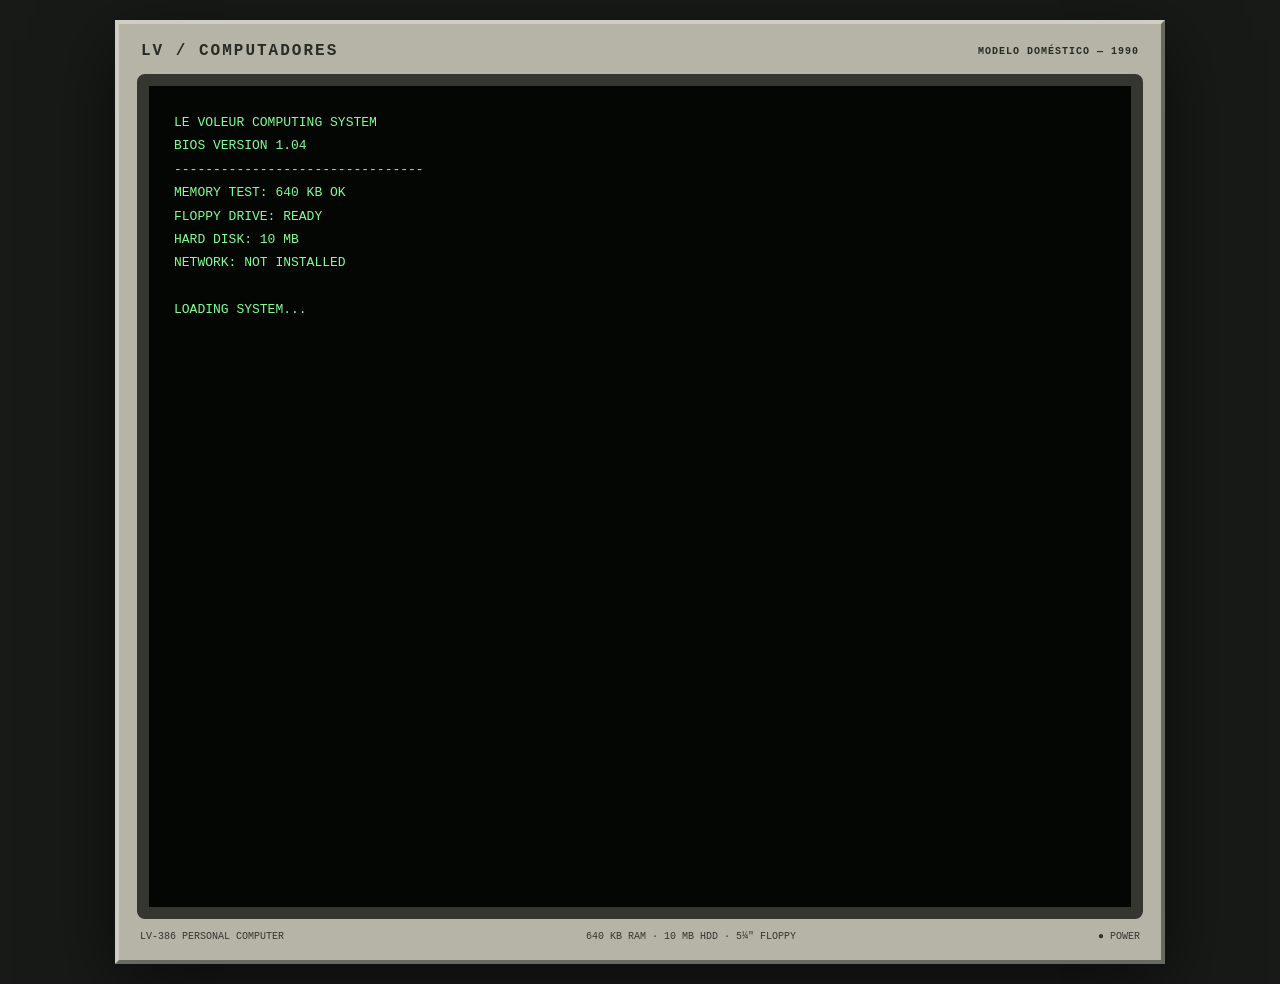
<file: pc.html>
<!DOCTYPE html>
<html lang="pt-BR">
<head>
<meta charset="UTF-8">
<meta name="viewport" content="width=device-width, initial-scale=1.0">
<title>Terminal 01</title>

<style>
:root {
    --green: #80ff91;
    --dark-green: #173d25;
    --black: #080d09;
    --gray: #aaa99d;
}

* {
    box-sizing: border-box;
}

body {
    margin: 0;
    min-height: 100vh;
    background: #181a18;
    color: var(--green);
    font-family: "Courier New", monospace;
    display: flex;
    align-items: center;
    justify-content: center;
    padding: 20px;
}

.computer {
    width: 100%;
    max-width: 1050px;
    background: #b6b4a6;
    border: 4px solid #d0cec0;
    border-right-color: #68695f;
    border-bottom-color: #68695f;
    padding: 18px;
    box-shadow: 0 20px 70px #0009;
}

.brand {
    display: flex;
    justify-content: space-between;
    align-items: center;
    color: #292b26;
    font-weight: bold;
    padding: 0 4px 14px;
    letter-spacing: 2px;
}

.brand small {
    font-size: 10px;
    letter-spacing: 1px;
}

.monitor {
    background: #050905;
    border: 12px solid #34362f;
    border-radius: 8px;
    padding: 20px;
    min-height: 570px;
    box-shadow: inset 0 0 20px #000;
    position: relative;
    overflow: hidden;
}

.monitor::after {
    content: "";
    position: absolute;
    inset: 0;
    pointer-events: none;
    background: repeating-linear-gradient(
        transparent 0px,
        transparent 3px,
        #80ff9108 4px
    );
}

.screen {
    position: relative;
    z-index: 1;
    text-shadow: 0 0 5px #80ff9180;
}

.topbar {
    display: flex;
    flex-wrap: wrap;
    justify-content: space-between;
    gap: 8px;
    border-bottom: 1px solid var(--dark-green);
    padding-bottom: 10px;
    margin-bottom: 15px;
    font-size: 12px;
}

h1 {
    font-size: clamp(19px, 3vw, 28px);
    margin: 20px 0 8px;
    letter-spacing: 3px;
}

.subtitle {
    color: #72b87d;
    font-size: 12px;
    margin-bottom: 25px;
}

.layout {
    display: grid;
    grid-template-columns: 245px minmax(0, 1fr);
    gap: 20px;
    align-items: start;
}

.panel {
    border: 1px solid #31553a;
    padding: 12px;
    min-width: 0;
}

/* Explorador de arquivos organizado por pastas */
.file-panel {
    padding: 10px;
    align-self: start;
}

.file-panel .panel-title {
    margin-bottom: 8px;
}

.file-list {
    display: flex;
    flex-direction: column;
    gap: 7px;
    max-height: 420px;
    overflow-y: auto;
    padding-right: 3px;
}

.file-group {
    border: 1px solid #24452d;
    background: #071008;
}

.folder-toggle {
    width: 100%;
    display: flex;
    align-items: center;
    gap: 7px;
    padding: 9px 7px;
    border: 0;
    background: #102416;
    color: #b5ffbd;
    font: inherit;
    font-size: 11px;
    text-align: left;
    cursor: pointer;
}

.folder-toggle:hover {
    background: #183d23;
}

.folder-arrow {
    width: 10px;
    color: var(--green);
}

.folder-count {
    margin-left: auto;
    color: #6fa77a;
    font-size: 10px;
}

.folder-files {
    padding: 3px;
}

.folder-files.collapsed {
    display: none;
}

.file {
    display: block;
    width: 100%;
    border: none;
    border-left: 2px solid transparent;
    background: transparent;
    color: var(--green);
    text-align: left;
    padding: 7px 5px 7px 12px;
    font: inherit;
    font-size: 11px;
    cursor: pointer;
    overflow-wrap: anywhere;
}

.file:hover, .file.active {
    background: #183d23;
    color: white;
    border-left-color: var(--green);
}

.file::before {
    content: "";
}

.panel-title {
    color: #b5ffbd;
    border-bottom: 1px solid #31553a;
    padding-bottom: 8px;
    margin-bottom: 10px;
    font-size: 12px;
}

.document {
    min-height: 300px;
    white-space: pre-wrap;
    overflow-wrap: anywhere;
    line-height: 1.7;
    font-size: 13px;
}

.document h2 {
    font-size: 17px;
    color: white;
}

.document .muted {
    color: #6fa77a;
}

.command-area {
    margin-top: 18px;
    border-top: 1px solid #31553a;
    padding-top: 12px;
}

.command-line {
    display: flex;
    gap: 8px;
    align-items: center;
}

.prompt {
    white-space: nowrap;
}

input {
    width: 100%;
    background: transparent;
    border: none;
    outline: none;
    color: white;
    font: inherit;
    font-size: 13px;
    caret-color: var(--green);
}

.hint {
    font-size: 11px;
    color: #6fa77a;
    margin-top: 10px;
}

.statusbar {
    display: flex;
    flex-wrap: wrap;
    justify-content: space-between;
    gap: 8px;
    border-top: 1px solid #31553a;
    padding-top: 10px;
    margin-top: 18px;
    font-size: 10px;
    color: #6fa77a;
}

.hardware {
    display: flex;
    justify-content: space-between;
    gap: 10px;
    color: #33352e;
    padding: 12px 3px 0;
    font-size: 10px;
    flex-wrap: wrap;
}

.power {
    width: 7px;
    height: 7px;
    display: inline-block;
    border-radius: 50%;
    background: #49a94b;
    box-shadow: 0 0 5px #49a94b;
    margin-right: 5px;
}

#boot {
    position: absolute;
    inset: 0;
    z-index: 5;
    background: #030603;
    padding: 25px;
    white-space: pre-wrap;
    line-height: 1.8;
    font-size: 13px;
}

.hidden {
    display: none !important;
}

@media (max-width: 650px) {
    body {
        padding: 5px;
    }

    .computer {
        padding: 8px;
    }

    .monitor {
        padding: 12px;
        border-width: 6px;
    }

    .layout {
        grid-template-columns: 1fr;
    }

    .file-list {
        display: grid;
        grid-template-columns: 1fr;
        max-height: 280px;
    }

    .layout {
        grid-template-columns: 1fr;
    }

    .document {
        min-height: 220px;
    }
}

/* Central de operações */
.quick-nav{display:flex;flex-wrap:wrap;gap:7px;margin:-8px 0 18px}
.quick-nav button,.action-btn,.small-select{font:inherit;font-size:11px;color:var(--green);background:#0b170d;border:1px solid #31553a;padding:8px 10px;cursor:pointer}
.quick-nav button:hover,.action-btn:hover{background:#183d23;color:#fff}
.quick-nav button.active{background:#21472a;border-color:var(--green);color:#fff}
.view-heading{font-size:15px;color:#fff;border-bottom:1px solid #31553a;padding-bottom:8px;margin:0 0 12px}
.data-table{width:100%;border-collapse:collapse;font-size:12px;margin:10px 0 15px}
.data-table th,.data-table td{border:1px solid #24452d;padding:8px;text-align:left;vertical-align:top}
.data-table th{color:#b5ffbd;background:#102416}
.data-table td{color:var(--green)}
.card-grid{display:grid;grid-template-columns:repeat(auto-fit,minmax(180px,1fr));gap:10px;margin:10px 0}
.data-card{border:1px solid #31553a;background:#081109;padding:12px;min-width:0}
.data-card h3{font-size:13px;color:#fff;margin:0 0 8px}
.data-card p{font-size:12px;line-height:1.6;margin:5px 0}
.data-card .muted{color:#79a982}
.action-row{display:flex;gap:6px;flex-wrap:wrap;margin-top:10px}
.action-btn:disabled{opacity:.35;cursor:not-allowed}
.notice{border-left:3px solid #80ff91;padding:8px 10px;background:#0c1b0f;font-size:12px;line-height:1.6;margin:10px 0}
.badge{display:inline-block;border:1px solid #31553a;padding:2px 5px;font-size:10px;margin:2px 0}
.input-dark{font:inherit;font-size:12px;color:var(--green);background:#050905;border:1px solid #31553a;padding:7px;max-width:100%}
.message{border-bottom:1px dashed #31553a;padding:10px 0;font-size:12px;line-height:1.6}
.message strong{color:#fff}
@media(max-width:720px){.layout{grid-template-columns:1fr}.file-list{max-height:220px}.monitor{padding:12px}.data-table{font-size:11px}.data-table th,.data-table td{padding:5px}}
</style>
</head>

<body>

<div class="computer">
    <div class="brand">
        <span>LV / COMPUTADORES</span>
        <small>MODELO DOMÉSTICO — 1990</small>
    </div>

    <div class="monitor">
        <div id="boot">LE VOLEUR COMPUTING SYSTEM
BIOS VERSION 1.04
--------------------------------
MEMORY TEST: 640 KB OK
FLOPPY DRIVE: READY
HARD DISK: 10 MB
NETWORK: NOT INSTALLED

LOADING SYSTEM...

</div>

        <div class="screen" id="mainScreen">
            <div class="topbar">
                <span><span class="power"></span>LV-DOS 1.4</span>
                <span>TERMINAL: LV-01</span>
                <span id="clock">00:00:00</span>
            </div>

            <h1>LE VOLEUR</h1>
            <div class="subtitle">
                LOCAL INFORMATION SYSTEM // INTERNAL USE
            </div>

            <nav class="quick-nav" aria-label="Central de operações">
                <button type="button" data-view="operations" onclick="showView('operations', this)">[ OPERATIONS ]</button>
                <button type="button" data-view="inventory" onclick="showView('inventory', this)">[ INVENTORY ]</button>
                <button type="button" data-view="database" onclick="showView('database', this)">[ DATABASE ]</button>
                <button type="button" data-view="messages" onclick="showView('messages', this)">[ MESSAGES ]</button>
                <button type="button" data-view="terminal" onclick="showView('terminal', this)">[ FILE VIEWER ]</button>
            </nav>

            <div class="layout">
                <aside class="panel file-panel">
                    <div class="panel-title">DRIVE C:\FILES</div>
                    <div class="file-list" id="fileList"></div>
                </aside>

                <section class="panel">
                    <div class="panel-title" id="docTitle">
                        TERMINAL READY
                    </div>

                    <div class="document" id="document">SYSTEM STARTED.

Este computador pertence à Le Voleur.

Selecione um arquivo à esquerda para consultar
os registros disponíveis.

AVISO: informações incompletas podem estar
desatualizadas ou ter sido alteradas.

Digite HELP para consultar os comandos.</div>
                </section>
            </div>

            <div class="command-area">
                <div class="panel-title">COMMAND LINE</div>
                <div class="command-line">
                    <span class="prompt">C:\&gt;</span>
                    <input id="command" autocomplete="off"
                           spellcheck="false"
                           placeholder="Type HELP and press Enter">
                </div>
                <div class="hint" id="hint">
                    LOCAL SYSTEM // AWAITING COMMAND
                </div>
            </div>

            <div class="statusbar">
                <span>RAM: 640 KB</span>
                <span>HD: 10 MB</span>
                <span>NETWORK: UNAVAILABLE</span>
                <span>USER: LE VOLEUR</span>
            </div>
        </div>
    </div>

    <div class="hardware">
        <span>LV-386 PERSONAL COMPUTER</span>
        <span>640 KB RAM · 10 MB HDD · 5¼" FLOPPY</span>
        <span>● POWER</span>
    </div>
</div>

<script>
const files = {
    "LEIA-ME.TXT": {
        title: "LEIA-ME.TXT",
        text: `SISTEMA DA LE VOLEUR
====================

Este terminal é propriedade da Le Voleur.

A escola abandonada é abrigo para dezenas de pessoas.
Também funciona como ponto de encontro, armazenamento
e distribuição; nem todo residente faz parte da gangue.

Não confie cegamente em registros antigos.
A cidade muda. As pessoas mentem.

RECOMENDAÇÃO:
Faça uma cópia dos documentos importantes
em disquetes e mantenha-os protegidos.`
    },

    "ASHGATE.MAP": {
        title: "ASHGATE.MAP — MAPA DA CIDADE",
        text: `ASHGATE // MAPA ESQUEMÁTICO
===========================

                 [ NORTE ]
                 IL PIACERE
                     |
 [ OESTE ] ---- ESTAÇÃO ---- [ LESTE ]
 DER PROZESS    CENTRAL        BESY
                     |
                 LE VOLEUR
                  [ SUL ]

IL PIACERE:
Região rica, fortificada e controlada pela
indústria ferroviária.

BESY:
Distrito industrial a leste. Fábricas, oficinas
e estruturas de produção.

DER PROZESS:
Região ocidental, organizada em ruas e quadras.
Informações sobre sua administração são escassas.

LE VOLEUR:
Região sul. Poucos recursos, estruturas
abandonadas e presença constante de pessoas
que não têm outro lugar para ir.

ESTAÇÃO CENTRAL:
Parcialmente destruída após a Noite das Cinzas.

NOTA:
Este mapa é aproximado. Rotas seguras não
são garantidas.`
    },

    "TRABALHOS.DAT": {
        title: "TRABALHOS.DAT — ÍNDICE DE SERVIÇOS",
        text: `LE VOLEUR — QUADRO DE TRABALHOS
Arquivo: TRABALHOS.DAT
Última atualização: 17/01/1990

================================

Este arquivo funciona como índice dos serviços
registrados pela organização.

TRABALHOS_REALIZADOS.DAT
Lista de serviços concluídos e pagamentos recebidos.

TRABALHOS_PENDENTES.DAT
Lista de serviços disponíveis para avaliação.
Os membros devem escolher um trabalho e confirmar
as condições com o responsável antes de partir.

================================

NOTA INTERNA
Os valores registrados correspondem ao pagamento
total, não necessariamente ao lucro obtido.
Alguns serviços foram anotados apenas para controle
de pagamento e não possuem relatórios detalhados.`
    },

    "TRABALHOS_REALIZADOS.DAT": {
        title: "TRABALHOS_REALIZADOS.DAT — CONCLUÍDOS",
        text: `LE VOLEUR — TRABALHOS REALIZADOS
Arquivo: TRABALHOS_REALIZADOS.DAT

================================

[001] — ENTREGA DE SUPRIMENTOS
Status: CONCLUÍDO
Recompensa: 180 ₵
Entrega de alimentos e medicamentos a um pequeno
grupo de moradores. Pagamento recebido integralmente.

[002] — RECUPERAÇÃO DE MERCADORIA
Status: CONCLUÍDO
Recompensa: 120 ₵
Recuperação de duas caixas de ferramentas desaparecidas
durante o transporte. Mercadoria devolvida.

[003] — REPAROS NA REDE ELÉTRICA
Status: CONCLUÍDO
Recompensa: 90 ₵
Acompanhamento de um eletricista durante reparos na
instalação elétrica de um estabelecimento.
Nenhum incidente registrado.

[004] — BUSCA POR DESAPARECIDO
Status: CONCLUÍDO
Recompensa: 75 ₵
Localização de um homem que não retornou para casa após
um turno de trabalho. Encontrado perto de um alojamento.

[005] — PROTEÇÃO DE ESTOQUE
Status: CONCLUÍDO
Recompensa: 150 ₵
Vigilância noturna de um depósito de materiais.
Nenhuma tentativa de invasão registrada.

[006] — COLETA DE MATERIAIS
Status: CONCLUÍDO
Recompensa: 60 ₵
Coleta de madeira, peças metálicas e materiais
reutilizáveis para um morador local. Pagamento realizado.

================================

OBSERVAÇÃO:
Os registros não identificam todos os membros que
participaram de cada serviço.`
    },

    "TRABALHOS_PENDENTES.DAT": {
        title: "TRABALHOS_PENDENTES.DAT — DISPONÍVEIS",
        text: `LE VOLEUR — TRABALHOS PENDENTES
Arquivo: TRABALHOS_PENDENTES.DAT

================================

[007] — RECUPERAÇÃO DE EQUIPAMENTOS
Status: DISPONÍVEL
Recompensa: 200 ₵

Um pequeno lote de ferramentas e equipamentos de
manutenção foi deixado em um edifício desocupado.
O contratante solicita que os materiais sejam
recuperados e entregues em segurança.

LOCALIZAÇÃO: A CONFIRMAR
RISCOS: DESCONHECIDOS
PAGAMENTO: APÓS A ENTREGA

Observação: o contratante afirma que os materiais
lhe pertencem, mas não apresentou comprovantes.

================================

[008] — COBRANÇA DE DÍVIDA
Status: DISPONÍVEL
Recompensa: 150 ₵

Um comerciante local solicita ajuda para recuperar
uma quantia emprestada a um antigo conhecido.
O devedor continua circulando pela cidade, mas evita
contato com o contratante.

LOCALIZAÇÃO: A CONFIRMAR
RISCOS: CONFLITO POTENCIAL
PAGAMENTO: APÓS A RESOLUÇÃO

Observação: o contratante prefere resolver a situação
sem chamar a atenção de terceiros.

================================

INSTRUÇÕES
Escolha um serviço e converse com o responsável
pela distribuição dos trabalhos antes de partir.
As informações disponíveis podem estar incompletas.`
    },

    "MEMBROS.DAT": {
        title: "MEMBROS.DAT — QUADRO OPERACIONAL",
        text: `LE VOLEUR — CADASTRO INTERNO
Arquivo: MEMBROS.DAT
Acesso: USO INTERNO
Integrantes registrados: 6

================================

REGISTRO DE QUADRO
Este diretório reúne nomes, funções e recursos humanos
ligados à base da Le Voleur. Os apelidos são usados no
cotidiano; nomes completos ficam restritos aos registros.

COMANDO
VICTOR_VALE.DAT — liderança geral e decisões estratégicas

QUADRO OPERACIONAL
MARA_VUKOVIC.DAT — coordenação, contratos e relações externas
TOMASZ_ZIELINSKI.DAT — segurança, arsenal e preparação de equipes
ELENA_ROSSI.DAT — comércio, finanças e controle de recursos
PAVEL_MOROZOV.DAT — reconhecimento, rotas e logística de campo
IRINA_PETROV.DAT — enfermaria, reparos e continuidade da base

OBSERVAÇÃO DE COMANDO
A Le Voleur depende desses cinco postos para manter a escola
funcionando. Nenhum setor opera isoladamente: uma missão pode
ser suspensa por falta de suprimentos, risco às rotas ou demanda
médica na comunidade.

PROCEDIMENTO
Consultar a ficha nominal antes de encaminhar solicitações.
Os responsáveis pelos setores da base também constam nos
registros de comércio e distribuição.

AVISO: informações internas. Alguns dados podem estar
incompletos ou desatualizados.`
    },

    "MARA_VUKOVIC.DAT": {
        title: "MARA_VUKOVIC.DAT — FICHA INDIVIDUAL",
        text: `LE VOLEUR — FICHA DE QUADRO
Identificação: LV-001 / REGISTRO INTERNO
Situação: ATIVA

NOME: Mara Vuković
APELIDO: Mara
IDADE: 32 anos
DATA DE NASCIMENTO: 04/02/1958
ORIGEM: Distrito Sul, Ashgate

POSTO: Chefe de coordenação de rua
RESPONSABILIDADE: Contratos, contatos, prioridades e distribuição de trabalhos

NA BASE:
Mara é o ponto de ligação entre a escola e o resto de Ashgate.
Recebe pedidos, verifica quem está por trás deles e separa rumor
de informação útil antes que alguém arrisque a vida por dinheiro.
Distribui trabalhos considerando experiência, equipamento e o
risco de cada equipe; também evita que dois grupos disputem o
mesmo serviço sem saber. Quando um contratante tenta esconder
parte do acordo, Mara costuma perceber pelas contradições.

IMPORTÂNCIA OPERACIONAL:
Sem sua coordenação, a Le Voleur perde contratos, desperdiça
recursos e expõe moradores a retaliações desnecessárias. Victor
confia a ela a organização cotidiana das operações, mas ela não
possui autoridade para substituir o comando geral.

COMPETÊNCIAS: negociação, leitura de pessoas, avaliação de risco,
organização de equipes e gestão de contatos.
VÍNCULOS: TRABALHOS.DAT / TRABALHOS_PENDENTES.DAT
NOTA DE QUADRO: conhece mais segredos de contratantes do que
costuma admitir. Não confundir coordenação com comando geral.`
    },

    "TOMASZ_ZIELINSKI.DAT": {
        title: "TOMASZ_ZIELINSKI.DAT — FICHA INDIVIDUAL",
        text: `LE VOLEUR — FICHA DE QUADRO
Identificação: LV-002 / REGISTRO INTERNO
Situação: ATIVO

NOME: Tomasz Zieliński
APELIDO: Tomas
IDADE: 27 anos
DATA DE NASCIMENTO: 19/09/1963
ORIGEM: Distrito Oeste, Ashgate

POSTO: Chefe de segurança e armeiro
RESPONSABILIDADE: Arsenal, munição, inspeção e proteção da base

NA BASE:
Tomas mantém o arsenal utilizável e rastreia o que entra e sai.
Inspeciona armas, identifica defeitos, separa munição por tipo e
recusa liberar equipamento que possa falhar nas mãos de alguém.
Também organiza turnos de vigia e revisa com as equipes os pontos
de entrada e saída antes de uma operação. É severo com descuido,
mas não desperdiça munição para provar autoridade.

IMPORTÂNCIA OPERACIONAL:
A segurança da escola e a capacidade de resposta da Le Voleur
passam por ele. Tomas pode recomendar que uma missão não saia
quando o equipamento é insuficiente; ignorar seu parecer costuma
transformar um problema pequeno em uma baixa evitável.

COMPETÊNCIAS: manutenção de armas, disciplina de arsenal,
vigilância, escolta e avaliação de equipamento.
SETOR VINCULADO: ARMAS_MUNICAO.DAT
NOTA DE QUADRO: lembra quem devolve material em condições e
quem costuma devolver apenas desculpas.`
    },

    "ELENA_ROSSI.DAT": {
        title: "ELENA_ROSSI.DAT — FICHA INDIVIDUAL",
        text: `LE VOLEUR — FICHA DE QUADRO
Identificação: LV-003 / REGISTRO INTERNO
Situação: ATIVA

NOME: Elena Rossi
APELIDO: Lena
IDADE: 24 anos
DATA DE NASCIMENTO: 11/06/1966
ORIGEM: Distrito Leste, Ashgate

POSTO: Tesouraria, comércio e inventário
RESPONSABILIDADE: Compras, vendas, pagamentos, estoque e registros

NA BASE:
Elena controla as entradas e saídas do inventário comum e mantém
os balcões de troca funcionando. Avalia sucata, ferramentas,
munição e equipamentos usados; compara preços e negocia com
fornecedores sem revelar quanto a escola realmente possui.
Registra dívidas e pagamentos, confere as compras dos setores e
cobra justificativas quando um item desaparece sem baixa.

IMPORTÂNCIA OPERACIONAL:
É quem transforma recursos escassos em suprimentos utilizáveis.
Sem seus registros, a Le Voleur não sabe quanto pode gastar, quais
itens estão acabando ou se uma recompensa foi realmente recebida.
Elena não decide sozinha as prioridades políticas, mas seus números
podem provar que uma operação simplesmente não cabe no orçamento.

COMPETÊNCIAS: contabilidade prática, avaliação de mercadorias,
negociação, controle de estoque e identificação de desperdício.
SETOR VINCULADO: MERCADORES.DAT / INVENTARIO.DAT
NOTA DE QUADRO: não aceita “depois eu pago” sem garantia concreta.`
    },

    "PAVEL_MOROZOV.DAT": {
        title: "PAVEL_MOROZOV.DAT — FICHA INDIVIDUAL",
        text: `LE VOLEUR — FICHA DE QUADRO
Identificação: LV-004 / REGISTRO INTERNO
Situação: ATIVO

NOME: Pavel Morozov
APELIDO: Pasha
IDADE: 21 anos
DATA DE NASCIMENTO: 28/01/1969
ORIGEM: Região ferroviária, Ashgate

POSTO: Chefe de reconhecimento e logística de campo
RESPONSABILIDADE: Rotas, observação, suprimentos e retirada

NA BASE:
Pavel percorre caminhos antes das equipes e registra passagens
bloqueadas, patrulhas, ruídos incomuns e pontos de observação.
Procura rotas alternativas para que uma saída não dependa de um
único acesso. Antes das missões, separa lanternas, filtros, cordas
e ferramentas conforme o trajeto; depois, recolhe relatos para
corrigir os mapas. Sua memória visual é melhor do que sua paciência.

IMPORTÂNCIA OPERACIONAL:
Ele reduz a chance de a gangue entrar às cegas em território
hostil e ajuda a manter os caminhos de abastecimento abertos.
Pavel não comanda todas as equipes em campo, mas suas informações
podem mudar a rota, o equipamento necessário ou a decisão de partir.

COMPETÊNCIAS: orientação urbana, observação, deslocamento discreto,
memória de rotas e preparação de cargas.
SETOR VINCULADO: EQUIPAMENTO_MISSAO.DAT
NOTA DE QUADRO: nunca trate uma rota marcada como segura como
uma promessa; em Ashgate, o mapa envelhece depressa.`
    },

    "IRINA_PETROV.DAT": {
        title: "IRINA_PETROV.DAT — FICHA INDIVIDUAL",
        text: `LE VOLEUR — FICHA DE QUADRO
Identificação: LV-005 / REGISTRO INTERNO
Situação: ATIVA

NOME: Irina Petrov
APELIDO: Ira
IDADE: 29 anos
DATA DE NASCIMENTO: 07/12/1960
ORIGEM: Distrito Sul, Ashgate

POSTO: Chefe da enfermaria e manutenção essencial
RESPONSABILIDADE: Primeiros socorros, triagem, medicamentos e reparos

NA BASE:
Irina administra a enfermaria, organiza bandagens e medicamentos
e decide quais feridos precisam de atendimento imediato. Não faz
milagres: registra o que falta, improvisa quando pode e deixa claro
quando um ferimento exige recursos que a escola não possui. Além
disso, coordena pequenos reparos em camas, portas, encanamentos e
instalações essenciais, para que a base não pare por negligência.

IMPORTÂNCIA OPERACIONAL:
A sobrevivência dos integrantes e dos moradores depende de sua
triagem e da conservação dos suprimentos médicos. Irina pode pedir
que uma equipe retorne mais cedo quando a enfermaria estiver cheia
ou quando a comunidade precisar de alguém capaz de prestar socorro.
Sua prioridade é manter pessoas vivas, não proteger reputações.

COMPETÊNCIAS: primeiros socorros, triagem, organização médica,
reparos práticos e gestão de materiais limitados.
SETOR VINCULADO: ENFERMARIA.DAT
NOTA DE QUADRO: não confunda calma com indiferença; ela registra
cada atendimento porque sabe que a memória falha sob pressão.`
    },

    "MERCADORES.DAT": {
        title: "MERCADORES.DAT — SERVIÇOS DA BASE",
        text: `LE VOLEUR — PONTOS DE TROCA DA BASE
==================================

Os balcões funcionam dentro da escola. Estoque curto,
preço negociável em alguns casos e nada sai sem registro.

ENFERMARIA.DAT
Responsável: Irina Petrov (Ira)
Curativos, primeiros socorros e medicamentos.

ARMAS_MUNICAO.DAT
Responsável: Tomasz Zieliński (Tomas)
Armas usadas, munições e manutenção básica.

EQUIPAMENTO_MISSAO.DAT
Responsável: Pavel Morozov (Pasha)
Lanternas, máscaras, filtros, ferramentas e material de campo.

CONTROLE DE ESTOQUE
Elena Rossi (Lena) registra as entradas, saídas e pagamentos.

PAGAMENTO: valores em ₵. Confira preço e quantidade antes
 de retirar qualquer item.

REGRA DA CASA: material perdido, danificado ou retirado
sem registro vira problema de todo mundo.`
    },

    "ENFERMARIA.DAT": {
        title: "ENFERMARIA.DAT — ATENDIMENTO E MEDICAMENTOS",
        text: `POSTO DE ENFERMAGEM — ESCOLA
Responsável: Irina Petrov (Ira)
====================================

SERVIÇOS
Avaliação de ferimentos leves: 10 ₵
Curativo e limpeza de ferimento: 15 ₵
Tratamento de ferimento moderado: 35 ₵
Estabilização de emergência: 50 ₵

SUPRIMENTOS
Kit de primeiros socorros: 25 ₵
Bandagens: 5 ₵
Antisséptico: 8 ₵
Analgésicos comuns: 10 ₵
Gaze e esparadrapo: 6 ₵

REGRAS
- O atendimento depende dos materiais disponíveis.
- Ferimentos graves podem exigir mais de um item.
- Medicamentos não substituem tratamento adequado.
- Não retire suprimentos sem registrar a quantidade.

ESTOQUE: LIMITADO
Preços e disponibilidade sujeitos a alteração.`
    },

    "ARMAS_MUNICAO.DAT": {
        title: "ARMAS_MUNICAO.DAT — BALCÃO DE ARMAMENTO",
        text: `BALCÃO DE ARMAS E MUNIÇÕES
Responsável: Tomasz Zieliński (Tomas)
============================

ARMAS USADAS
Faca de serviço: 20 ₵
Revólver usado: 120 ₵
Pistola usada: 150 ₵
Espingarda usada: 180 ₵

MUNIÇÕES
Munição de pistola (caixa pequena): 15 ₵
Munição de revólver (caixa pequena): 15 ₵
Cartuchos de espingarda (pacote pequeno): 20 ₵

SERVIÇOS
Limpeza e inspeção de arma: 10 ₵
Reparo simples: a partir de 20 ₵

CONDIÇÕES
- Armas usadas podem apresentar desgaste.
- Munição é vendida conforme disponibilidade.
- O armeiro pode recusar equipamento sem condições
  mínimas de segurança.
- Toda retirada deve ser registrada no estoque.

ESTOQUE: VARIÁVEL
Confirme o calibre e a compatibilidade antes da compra.`
    },

    "EQUIPAMENTO_MISSAO.DAT": {
        title: "EQUIPAMENTO_MISSAO.DAT — SUPRIMENTOS DE CAMPO",
        text: `EQUIPAMENTO PARA MISSÕES
Responsável: Pavel Morozov (Pasha)
============================

ILUMINAÇÃO E ORIENTAÇÃO
Lanterna usada: 15 ₵
Pilhas (conjunto): 5 ₵
Mapa local impresso: 3 ₵
Bússola simples: 12 ₵

PROTEÇÃO E FERRAMENTAS
Máscara de gás usada: 45 ₵
Filtro de reposição: 18 ₵
Luvas de trabalho: 8 ₵
Ferramentas básicas: 20 ₵
Corda (10 metros): 12 ₵

SUPRIMENTOS
Mochila de campo: 25 ₵
Cantíl: 8 ₵
Rações para um dia: 10 ₵
Kit de reparo improvisado: 15 ₵

NOTAS
- Equipamentos usados podem estar danificados.
- Máscaras e filtros devem ser inspecionados antes
  de entrar em áreas contaminadas.
- Itens emprestados devem ser devolvidos após a missão.
- A base não garante reposição imediata.

ESTOQUE: LIMITADO
Preços em ₵. Consulte o responsável antes de partir.`
    },

    "VICTOR_VALE.DAT": {
        title: "VICTOR_VALE.DAT — DOSSIÊ DE COMANDO",
        text: `LE VOLEUR — DOSSIÊ DE COMANDO
Arquivo: VICTOR_VALE.DAT
Acesso: INTERNO / QUADRO OPERACIONAL
Identificação: LV-CMD-001
Situação: ATIVO

========================================
IDENTIFICAÇÃO

NOME: Victor Vale
IDADE: 38 anos
FUNÇÃO: Líder da Le Voleur
VÍNCULO: Escola / Distrito Sul, Ashgate
POSTO: Comando geral

========================================
RESPONSABILIDADE

Victor responde pelas decisões que afetam a gangue e a comunidade
instalada na escola. Define prioridades, autoriza operações de maior
risco, arbitra disputas entre setores e decide como responder a
ameaças externas. Os responsáveis operacionais mantêm autonomia em
suas áreas, mas conflitos que possam comprometer a base chegam até ele.

Sua liderança não se limita a ordenar saídas. A escola abriga pessoas
que não fazem parte da gangue — crianças, adolescentes, trabalhadores
e idosos — e cada operação pode trazer consequências para todos.
Victor precisa equilibrar segurança, recursos, reputação e a pressão
de integrantes que esperam resultados imediatos.

========================================
MÉTODO DE COMANDO

- Solicita informações antes de autorizar decisões importantes.
- Espera que os responsáveis conheçam os limites de seus setores.
- Trata a sobrevivência da base como prioridade estratégica.
- Não considera uma missão bem-sucedida se o pagamento não cobre
  os custos ou se a retaliação ameaça os moradores.
- Mantém a decisão final sobre alianças, punições e operações críticas.

Essas diretrizes descrevem o funcionamento esperado, não garantem
que todas as decisões de Victor sejam populares ou consensuais.

========================================
RELAÇÃO COM O QUADRO

MARA VUKOVIĆ — coordenação de rua, contratantes e distribuição.
TOMASZ ZIELIŃSKI — segurança, arsenal e prontidão das equipes.
ELENA ROSSI — finanças, comércio e disponibilidade de recursos.
PAVEL MOROZOV — reconhecimento, rotas e logística de campo.
IRINA PETROV — enfermaria, triagem e manutenção essencial.

Victor depende das informações desses cinco responsáveis. Eles podem
apresentar objeções e alertar sobre riscos; ocultar problemas de um
setor costuma comprometer os demais. A palavra final, entretanto,
permanece com o comando geral.

========================================
RELAÇÃO COM A COMUNIDADE

A escola é abrigo, ponto de distribuição e território da Le Voleur.
Moradores não são automaticamente integrantes da gangue, e viver na
base não equivale a aceitar uma missão. Questões de comida, segurança,
tratamento médico e disciplina podem chegar diretamente a Victor,
especialmente quando colocam em risco a confiança na liderança.

O comando precisa considerar não apenas o que a gangue consegue tomar,
mas o que consegue sustentar depois. Cada recurso gasto em uma operação
é um recurso que deixa de estar disponível para a escola.

========================================
AVALIAÇÃO INTERNA

PONTOS FORTES: visão estratégica, autoridade reconhecida e capacidade
de coordenar setores com interesses diferentes.
PONTOS DE PRESSÃO: recursos limitados, dependência de informações
confiáveis e responsabilidade por uma comunidade maior que o quadro
armado da Le Voleur.
RISCO ORGANIZACIONAL: concentração excessiva de decisões no comando.

========================================
PROTOCOLO DE CONTATO

Pedidos comuns devem passar pelo responsável do setor correspondente.
Acesso direto ao comando é reservado a ameaças urgentes, conflitos
entre setores, negociações sensíveis ou situações que possam afetar
a segurança geral da escola.

NOTA: este arquivo reúne informações operacionais disponíveis à
Le Voleur. Não substitui ordens diretas do comando.`
    },

    "RESIDENTES.DAT": {
        title: "RESIDENTES.DAT — REGISTRO DA COMUNIDADE",
        text: `LE VOLEUR // REGISTRO DE RESIDENTES
Arquivo: RESIDENTES.DAT
Última contagem: 27/01/1990

========================================

POPULAÇÃO REGISTRADA: 58 PESSOAS

CRIANÇAS (6–12 ANOS): 14
Frequentam as salas adaptadas e permanecem nas áreas
comuns sob supervisão. Não participam de operações.

ADOLESCENTES (13–17 ANOS): 12
Ajudam em tarefas leves, entregas internas e oficinas.
Alguns querem entrar para a Le Voleur; nenhum pedido
é considerado obrigação ou garantia de recrutamento.

ADULTOS (18–59 ANOS): 25
Inclui cozinheiros, trabalhadores, cuidadores, técnicos,
comerciantes, moradores sem ocupação fixa e integrantes
operacionais da Le Voleur.

IDOSOS (60+): 7
Inclui antigos ferroviários, pessoas aposentadas e
residentes que precisam de apoio cotidiano.

========================================

ROSTOS CONHECIDOS // NPCs RECORRENTES

ANNA KOWALSKA — 61 anos
ANTIGA PROFESSORA. Mantém aulas improvisadas para as
crianças e adolescentes. Exige que a escola continue
sendo um lugar de aprendizado, não apenas um quartel.

MIKHAIL “MIKA” ORLOV — 47 anos
COZINHEIRO E RESPONSÁVEL PELA COZINHA. Controla as
refeições e reclama quando as operações consomem comida
sem aviso. Sabe quem anda pulando refeições.

ZOFIA NOWAK — 73 anos
ANTIGA FERROVIÁRIA. Conhece histórias da estação antes
da Noite das Cinzas. Às vezes confunde datas, mas lembra
de detalhes que ninguém mais parece guardar.

NIKITA “NIKI” SOKOLOV — 16 anos
MENSAGEIRO APRENDIZ. Quer ser reconhecido pelos membros
da gangue e tende a aceitar riscos maiores do que deveria.
Ainda não é integrante oficial.

ELIAS MORETTI — 39 anos
ELETRICISTA E RESPONSÁVEL POR REPAROS. Mantém luzes,
fiação e gerador improvisado funcionando. Não gosta de
ser chamado para consertar equipamento danificado em missão.

========================================

NOTA:
Os números são estimativas de residentes presentes.
Pessoas podem chegar, partir ou permanecer sem cadastro.
Este registro não representa uma lista completa de nomes.`
    },

    "DISTRIBUICAO.DAT": {
        title: "DISTRIBUICAO.DAT — RAÇÕES E SUPRIMENTOS",
        text: `LE VOLEUR // CONTROLE DE DISTRIBUIÇÃO
Arquivo: DISTRIBUICAO.DAT

========================================

REGRA GERAL
A distribuição é feita diariamente, conforme o estoque
real e o número de pessoas presentes na escola.

PRIORIDADES EM CASO DE ESCASSEZ
1. Água potável para todos os residentes.
2. Crianças, idosos, feridos e pessoas doentes.
3. Refeições coletivas e alimentação dos trabalhadores.
4. Suprimentos operacionais autorizados.

ESTOQUE DE REFERÊNCIA — CONTAGEM MANUAL
ALIMENTOS: 3 dias, se não houver novas chegadas.
ÁGUA POTÁVEL: 2 dias, consumo controlado.
GAZE / ATADURAS: baixo.
ANTISSÉPTICO: crítico.
COBERTORES: 11 unidades disponíveis.
SABÃO: baixo.
PILHAS: 8 unidades.

========================================

PROCEDIMENTO
- Registrar retirada de caixas do depósito.
- Não reservar alimentos sem comunicar a cozinha.
- Medicamentos são entregues pela enfermaria.
- Doações recebidas devem ser contadas por duas pessoas.
- Divergências devem ser comunicadas a Elena Rossi.

RESPONSÁVEIS
ELENA ROSSI — estoque, compras e pagamentos.
MIKHAIL ORLOV — cozinha e refeições.
IRINA PETROV — materiais médicos.

AVISO:
Os valores acima são uma fotografia do estoque, não uma
garantia de disponibilidade. Atualizar após cada entrega.`
    },

    "ESCOLA.DAT": {
        title: "ESCOLA.DAT — MAPA INTERNO DA BASE",
        text: `LE VOLEUR // INSTALAÇÕES DA ESCOLA
Arquivo: ESCOLA.DAT

========================================

TÉRREO
- Portão principal: entrada controlada.
- Antiga secretaria: recepção e registro de chegadas.
- Refeitório: refeições coletivas e reuniões comunitárias.
- Cozinha: acesso restrito durante preparo de alimentos.
- Enfermaria: atendimento e armazenamento médico.
- Oficina: reparos elétricos e manutenção.

PRIMEIRO ANDAR
- Salas 01–03: dormitórios familiares.
- Salas 04–05: dormitórios de adultos e idosos.
- Sala 06: aulas improvisadas.
- Sala 07: biblioteca e arquivos comunitários.
- Sala 08: alojamento temporário para recém-chegados.

SUBSOLO
- Depósito de alimentos e materiais.
- Arsenal trancado, acesso autorizado.
- Sala técnica do gerador.
- Corredor inundado: NÃO UTILIZAR.

========================================

CONVIVÊNCIA
A escola é abrigo e residência, não apenas instalação
operacional. Armas devem permanecer fora das salas de
aula, da enfermaria e do refeitório, salvo emergência.

HORÁRIOS DE REFERÊNCIA
06:00 — cozinha começa o preparo.
08:00 — aulas e tarefas comunitárias.
12:00 — refeição principal.
18:00 — distribuição de suprimentos e avisos.
22:00 — redução de ruído nos dormitórios.

SEGURANÇA
Não bloquear saídas de emergência.
Não armazenar combustível perto da cozinha.
Relatar portas, janelas ou instalações danificadas.

AVISO:
A planta é incompleta. Algumas salas continuam instáveis.`
    },

    "OCORRENCIAS.DAT": {
        title: "OCORRENCIAS.DAT — REGISTRO COMUNITÁRIO",
        text: `LE VOLEUR // OCORRÊNCIAS INTERNAS
Arquivo: OCORRENCIAS.DAT
Acesso: USO INTERNO

========================================

[001] — RAÇÃO EM FALTA
Data: 21/01/1990
Duas caixas de alimentos foram contabilizadas a menos.
Não há confirmação de furto. A cozinha pede conferência
dupla em todas as entregas.

[002] — DISCUSSÃO NO REFEITÓRIO
Data: 23/01/1990
Moradores questionaram a prioridade dada a membros que
retornaram de uma operação. A discussão terminou sem
agressões, mas a insatisfação continua.

[003] — ADOLESCENTE FORA DO HORÁRIO
Data: 24/01/1990
Nikita Sokolov foi encontrado perto do portão após o
recolher. Afirma que estava esperando um conhecido.
A versão ainda não foi confirmada.

[004] — FALHA ELÉTRICA
Data: 25/01/1990
Luzes do corredor leste apagaram por onze minutos.
Elias Moretti suspeita de fiação danificada, não de ação
intencional. Reparo pendente.

[005] — DESCONHECIDO À PORTA
Data: 26/01/1990
Uma pessoa deixou um saco de roupas na entrada e saiu
antes de ser identificada. As peças foram higienizadas
e colocadas à disposição dos residentes.

[006] — MEDICAMENTO DESAPARECIDO
Data: 27/01/1990
Uma embalagem de antisséptico não foi localizada no
armário da enfermaria. Inventário em revisão.

========================================

NOTA:
Relatos não equivalem a fatos confirmados. Evite acusações
sem evidências e registre atualizações quando disponíveis.`
    },

    "INVENTARIO.DAT": {
        title: "INVENTARIO.DAT — ESTOQUE",
        text: `INVENTÁRIO LOCAL
================

O estoque deve ser atualizado manualmente.

ARMAS:
Registro incompleto.

MUNIÇÃO:
Registro incompleto.

MEDICAMENTOS:
Prioridade para feridos graves.

ALIMENTOS:
Distribuição controlada.

EQUIPAMENTOS:
Consultar os responsáveis pelo depósito.

AVISO:
A disponibilidade real dos itens deve ser
confirmada com os mercadores da escola.`
    },

    "RELATORIOS.DIR": {
        title: "RELATORIOS.DIR — OCORRÊNCIAS",
        text: `REGISTROS DE OCORRÊNCIAS
========================

[ARQUIVO 001]
A estação central permanece como um ponto
de risco. Há relatos contraditórios sobre
movimentações em seus arredores.

[ARQUIVO 002]
Pessoas desaparecidas nas regiões industriais.
As circunstâncias não foram confirmadas.

[ARQUIVO 003]
A circulação de informações falsas aumentou.
Verifique relatos antes de agir.

--------------------------------
Alguns registros podem ter sido perdidos,
danificados ou deliberadamente removidos.`
    },

    "SISTEMA.TXT": {
        title: "SISTEMA.TXT — CONFIGURAÇÕES",
        text: `LE VOLEUR DOS — VERSÃO 1.4
===========================

COMPUTADOR:
Modelo doméstico antigo.

MEMÓRIA:
640 KB RAM.

ARMAZENAMENTO:
Disco rígido de 10 MB.

UNIDADE DE DISQUETE:
5¼ polegadas.

CONEXÃO:
Nenhuma conexão externa disponível.

SEGURANÇA:
Acesso local. Não há autenticação avançada.

NOTA TÉCNICA:
Este terminal contém apenas cópias locais
dos documentos disponíveis à Le Voleur.`
    }
};

const fileList = document.getElementById("fileList");
const documentView = document.getElementById("document");
const docTitle = document.getElementById("docTitle");
const commandInput = document.getElementById("command");
const hint = document.getElementById("hint");

const fileGroups = [
    {
        name: "DOCUMENTOS GERAIS",
        icon: "▣",
        files: ["LEIA-ME.TXT", "ASHGATE.MAP", "INVENTARIO.DAT", "RELATORIOS.DIR"]
    },
    {
        name: "OPERAÇÕES",
        icon: "▣",
        files: ["TRABALHOS.DAT", "TRABALHOS_PENDENTES.DAT", "TRABALHOS_REALIZADOS.DAT"]
    },
    {
        name: "INTEGRANTES",
        icon: "▣",
        files: ["VICTOR_VALE.DAT", "MEMBROS.DAT", "MARA_VUKOVIC.DAT", "TOMASZ_ZIELINSKI.DAT", "ELENA_ROSSI.DAT", "PAVEL_MOROZOV.DAT", "IRINA_PETROV.DAT"]
    },
    {
        name: "COMÉRCIO DA BASE",
        icon: "▣",
        files: ["MERCADORES.DAT", "ENFERMARIA.DAT", "ARMAS_MUNICAO.DAT", "EQUIPAMENTO_MISSAO.DAT"]
    },
    {
        name: "COMUNIDADE DA ESCOLA",
        icon: "▣",
        files: ["RESIDENTES.DAT", "DISTRIBUICAO.DAT", "ESCOLA.DAT", "OCORRENCIAS.DAT"]
    },
    {
        name: "SISTEMA",
        icon: "▣",
        files: ["SISTEMA.TXT"]
    }
];

function renderFiles() {
    fileList.innerHTML = "";

    fileGroups.forEach((group, index) => {
        const wrapper = document.createElement("section");
        wrapper.className = "file-group";

        const toggle = document.createElement("button");
        toggle.className = "folder-toggle";
        toggle.type = "button";
        toggle.setAttribute("aria-expanded", index < 2 ? "true" : "false");

        const arrow = document.createElement("span");
        arrow.className = "folder-arrow";
        arrow.textContent = index < 2 ? "▾" : "▸";

        const label = document.createElement("span");
        label.textContent = group.name;

        const count = document.createElement("span");
        count.className = "folder-count";
        count.textContent = String(group.files.length).padStart(2, "0");

        toggle.append(arrow, label, count);

        const contents = document.createElement("div");
        contents.className = "folder-files" + (index < 2 ? "" : " collapsed");

        group.files.forEach(name => {
            if (!files[name]) return;
            const button = document.createElement("button");
            button.className = "file";
            button.type = "button";
            button.textContent = name;
            button.dataset.file = name;
            button.title = "Abrir " + name;
            button.onclick = () => openFile(name);
            contents.appendChild(button);
        });

        toggle.onclick = () => {
            const isCollapsed = contents.classList.toggle("collapsed");
            toggle.setAttribute("aria-expanded", String(!isCollapsed));
            arrow.textContent = isCollapsed ? "▸" : "▾";
        };

        wrapper.append(toggle, contents);
        fileList.appendChild(wrapper);
    });
}

function openFile(name) {
    const key = name.toUpperCase();
    const file = files[key];

    if (!file) {
        writeOutput(
            "ERRO: ARQUIVO NÃO ENCONTRADO.\n\n" +
            "Digite DIR para listar os arquivos disponíveis."
        );
        return;
    }

    docTitle.textContent = file.title;
    documentView.textContent = file.text;
    hint.textContent = "ARQUIVO ABERTO: " + key;

    const selectedButton = [...document.querySelectorAll(".file")]
        .find(button => button.dataset.file === key);
    if (selectedButton) {
        const folderContents = selectedButton.closest(".folder-files");
        const folderToggle = folderContents?.previousElementSibling;
        if (folderContents?.classList.contains("collapsed")) {
            folderContents.classList.remove("collapsed");
            folderToggle?.setAttribute("aria-expanded", "true");
            const arrow = folderToggle?.querySelector(".folder-arrow");
            if (arrow) arrow.textContent = "▾";
        }
    }

    document.querySelectorAll(".file").forEach(button => {
        button.classList.toggle(
            "active",
            button.textContent === key
        );
    });
}

function writeOutput(text) {
    docTitle.textContent = "SAÍDA DO SISTEMA";
    documentView.textContent = text;
    document.querySelectorAll(".file").forEach(button => {
        button.classList.remove("active");
    });
}

function runCommand(raw) {
    const parts = raw.trim().split(/\s+/);
    const cmd = (parts[0] || "").toUpperCase();
    const arg = parts.slice(1).join(" ").toUpperCase();

    if (!cmd) return;

    hint.textContent = "COMANDO: " + raw;

    switch (cmd) {
        case "HELP":
            writeOutput(`COMANDOS DISPONÍVEIS
====================

HELP          List of commands
DIR           List of files
OPEN nome     Opens a file
STATUS        Shows the system status
CLEAR         Clears the output area

EXAMPLES:
OPEN READ-ME.TXT
OPEN ASHGATE.MAP
OPEN INVENTORY.DAT`);
            break;

        case "DIR":
            writeOutput(
                "DIRECTORY C:\\FILES\n" +
                "=====================\n\n" +
                Object.keys(files).map(name => {
                    return name.padEnd(22, " ") + "FILE";
                }).join("\n") +
                "\n\n" + Object.keys(files).length +
                "file(s) found"
            );
            break;

        case "OPEN":
            if (!arg) {
                writeOutput("SINTAXE: OPEN file_name");
            } else {
                openFile(arg);
            }
            break;

        case "STATUS":
            writeOutput(`SYSTEM STATUS
=================

OPERATING SYSTEM
MEMORY: 640 KB
DISK: 10 MB
FLOPPY DISK DRIVE: READY
NETWORK: NOT AVAILABLE
LOCAL FILES: ${Object.keys(files).length}

NO EXTERNAL CONNECTION DETECTED.`);
            break;

        case "CLEAR":
            writeOutput("TELA LIMPA.\n\nC:\\> SYSTEM READY.");
            break;

        default:
            writeOutput(
                "COMMAND NOT RECOGNIZED: " + cmd +
                "\n\nType HELP to see the available commands."
            );
    }
}

commandInput.addEventListener("keydown", event => {
    if (event.key === "Enter") {
        const value = commandInput.value;
        commandInput.value = "";
        runCommand(value);
    }
});

function updateClock() {
    const now = new Date();
    document.getElementById("clock").textContent =
        now.toLocaleTimeString("pt-BR", { hour12: false });
}


// Estado persistente: este terminal funciona localmente no navegador.
const STORAGE_KEY = "lv_pc_state_v1";
const defaultState = {
    balance: 500,
    missionStatus: {"007":"DISPONÍVEL", "008":"DISPONÍVEL"},
    stock: {
      "Kit de primeiros socorros": {price:25, qty:8, category:"Enfermaria"},
      "Bandagens": {price:5, qty:20, category:"Enfermaria"},
      "Antisséptico": {price:8, qty:10, category:"Enfermaria"},
      "Analgésicos comuns": {price:10, qty:8, category:"Enfermaria"},
      "Gaze e esparadrapo": {price:6, qty:15, category:"Enfermaria"},
      "Faca de serviço": {price:20, qty:4, category:"Arsenal"},
      "Revólver usado": {price:120, qty:2, category:"Arsenal"},
      "Pistola usada": {price:150, qty:2, category:"Arsenal"},
      "Espingarda usada": {price:180, qty:1, category:"Arsenal"},
      "Munição de pistola (caixa pequena)": {price:15, qty:8, category:"Arsenal"},
      "Munição de revólver (caixa pequena)": {price:15, qty:8, category:"Arsenal"},
      "Cartuchos de espingarda (pacote pequeno)": {price:20, qty:5, category:"Arsenal"},
      "Lanterna usada": {price:15, qty:5, category:"Suprimentos"},
      "Pilhas (conjunto)": {price:5, qty:12, category:"Suprimentos"},
      "Mapa local impresso": {price:3, qty:20, category:"Suprimentos"},
      "Bússola simples": {price:12, qty:3, category:"Suprimentos"},
      "Máscara de gás usada": {price:45, qty:6, category:"Suprimentos"},
      "Filtro de reposição": {price:18, qty:12, category:"Suprimentos"},
      "Luvas de trabalho": {price:8, qty:10, category:"Suprimentos"},
      "Ferramentas básicas": {price:20, qty:4, category:"Suprimentos"},
      "Corda (10 metros)": {price:12, qty:5, category:"Suprimentos"},
      "Mochila de campo": {price:25, qty:4, category:"Suprimentos"},
      "Cantíl": {price:8, qty:8, category:"Suprimentos"},
      "Rações para um dia": {price:10, qty:15, category:"Suprimentos"},
      "Kit de reparo improvisado": {price:15, qty:4, category:"Suprimentos"}
    },
    inventory: {},
    messages: [
      {date:"27/01/1990", title:"AVISO DA ENFERMARIA", text:"Filtros para máscaras de gás em estoque reduzido."},
      {date:"26/01/1990", title:"AVISO OPERACIONAL", text:"Evitar a linha ferroviária norte até segunda ordem."},
      {date:"25/01/1990", title:"ADMINISTRAÇÃO", text:"Inventário de munição atualizado."}
    ],
    unlocked: 0,
    log: []
};
function loadState(){
  try {
    const saved=JSON.parse(localStorage.getItem(STORAGE_KEY)||"null");
    if(!saved) return structuredClone(defaultState);
    return {...structuredClone(defaultState),...saved, stock:{...structuredClone(defaultState.stock),...(saved.stock||{})}, inventory:saved.inventory||{}, missionStatus:{...defaultState.missionStatus,...(saved.missionStatus||{})}};
  } catch(e){ return structuredClone(defaultState); }
}
let state=loadState();
function saveState(){ localStorage.setItem(STORAGE_KEY, JSON.stringify(state)); updateStatusbar(); }
function esc(value){return String(value).replace(/[&<>"']/g,c=>({'&':'&amp;','<':'&lt;','>':'&gt;','"':'&quot;',"'":'&#39;'}[c]));}
function updateStatusbar(){
  const bar=document.querySelector('.statusbar');
  if(bar){let spans=bar.querySelectorAll('span'); if(spans[3]) spans[3].textContent='FUNDO: '+state.balance+' ₵';}
}
function setActiveNav(view){document.querySelectorAll('.quick-nav button').forEach(b=>b.classList.toggle('active',b.dataset.view===view));}
function showView(view, button){
  setActiveNav(view);
  if(view==='terminal'){docTitle.textContent='TERMINAL / VISUALIZADOR DE ARQUIVOS';documentView.textContent='Selecione um documento na barra lateral ou digite OPEN nome_do_arquivo na linha de comando.';hint.textContent='FILE VIEWER READY';return;}
  if(view==='operations') renderOperations();
  if(view==='inventory') renderInventory();
  if(view==='database') renderDatabase();
  if(view==='messages') renderMessages();
}
function renderOperations(){
  docTitle.textContent='CENTRAL DE OPERAÇÕES';
  const missions=[
    {id:'007',name:'Recuperação de equipamentos',reward:200,desc:'Recuperar ferramentas e equipamentos de manutenção em um edifício desocupado.',risk:'Desconhecido'},
    {id:'008',name:'Cobrança de dívida',reward:150,desc:'Ajudar um comerciante a recuperar uma quantia emprestada a um antigo conhecido.',risk:'Conflito potencial'}
  ];
  documentView.innerHTML=`<h2 class="view-heading">QUADRO DE TRABALHOS</h2><div class="notice">Selecione uma operação para alterar seu estado. O sistema registra essas mudanças neste navegador.</div><div class="card-grid">${missions.map(m=>{const status=state.missionStatus[m.id]||'DISPONÍVEL';return `<article class="data-card"><h3>[${m.id}] ${esc(m.name)}</h3><p>${esc(m.desc)}</p><p><strong>RECOMPENSA:</strong> ${m.reward} ₵</p><p><strong>RISCO:</strong> ${esc(m.risk)}</p><p><span class="badge">${esc(status)}</span></p><div class="action-row"><select class="input-dark" id="mission-${m.id}" aria-label="Estado da missão ${m.id}">${['DISPONÍVEL','EM ANDAMENTO','CONCLUÍDA','FRACASSADA'].map(v=>`<option ${v===status?'selected':''}>${v}</option>`).join('')}</select><button class="action-btn" onclick="updateMission('${m.id}',${m.reward})">REGISTRAR</button></div></article>`}).join('')}</div><p>TRABALHOS CONCLUÍDOS: ${Object.values(state.missionStatus).filter(v=>v==='CONCLUÍDA').length}</p><p>FUNDOS DA ORGANIZAÇÃO: ${state.balance} ₵</p>`;
  hint.textContent='OPERATIONS // STATUS PERSISTENTE';
}
function updateMission(id,reward){
  const select=document.getElementById('mission-'+id); if(!select)return;
  const old=state.missionStatus[id], next=select.value;
  if(next==='CONCLUÍDA' && old!=='CONCLUÍDA') {state.balance+=reward;state.messages.unshift({date:'27/01/1990',title:'OPERAÇÃO '+id+' CONCLUÍDA',text:'Recompensa de '+reward+' ₵ registrada no fundo da organização.'});}
  if(old==='CONCLUÍDA' && next!=='CONCLUÍDA') {state.balance=Math.max(0,state.balance-reward);}
  state.missionStatus[id]=next;state.log.unshift({date:new Date().toLocaleString('pt-BR'),action:'Missão '+id+': '+next});saveState();renderOperations();
}
function renderInventory(){
  docTitle.textContent='INVENTÁRIO COMPARTILHADO';
  const entries=Object.entries(state.inventory).filter(([n,q])=>q>0);
  documentView.innerHTML=`<h2 class="view-heading">RECURSOS DA LE VOLEUR</h2><div class="notice">Saldo inicial configurado para 500 ₵ (editável). Compras e alterações ficam salvas neste navegador.</div><div class="card-grid"><article class="data-card"><h3>FUNDO DISPONÍVEL</h3><p style="font-size:22px">${state.balance} ₵</p><p class="muted">Caixa coletivo da base</p><div class="action-row"><input id="fund-input" class="input-dark" type="number" min="0" value="${state.balance}" aria-label="Saldo da organização"><button class="action-btn" onclick="setFunds()">ATUALIZAR</button></div></article><article class="data-card"><h3>ITENS REGISTRADOS</h3><p style="font-size:22px">${entries.reduce((n,[,q])=>n+q,0)}</p><p class="muted">Unidades no inventário compartilhado</p></article></div><h3 class="view-heading">ESTOQUE DA GANGUE</h3>${entries.length?`<table class="data-table"><thead><tr><th>ITEM</th><th>QUANTIDADE</th><th>AÇÃO</th></tr></thead><tbody>${entries.map(([n,q])=>`<tr><td>${esc(n)}</td><td>${q}</td><td><button class="action-btn" onclick="consumeItem('${esc(n)}')">BAIXAR 1</button></td></tr>`).join('')}</tbody></table>`:'<p>Nenhum item registrado no inventário compartilhado.</p>'}<div class="action-row"><button class="action-btn" onclick="showView('shop')">ABRIR CATÁLOGO DE COMPRAS</button><button class="action-btn" onclick="resetInventory()">ZERAR INVENTÁRIO</button></div>`;
  hint.textContent='INVENTORY // LOCAL STORAGE';
}
function setFunds(){const v=Number(document.getElementById('fund-input')?.value);if(!Number.isFinite(v)||v<0){alert('Informe um saldo válido.');return;}state.balance=Math.floor(v);saveState();renderInventory();}
function consumeItem(name){if(!state.inventory[name])return;state.inventory[name]--;if(state.inventory[name]<=0)delete state.inventory[name];saveState();renderInventory();}
function resetInventory(){if(!confirm('Zerar todos os itens do inventário compartilhado?'))return;state.inventory={};saveState();renderInventory();}
function renderShop(category='Todos'){
  setActiveNav('inventory');docTitle.textContent='CATÁLOGO DE MERCADORES';
  const items=Object.entries(state.stock).filter(([n,item])=>category==='Todos'||item.category===category);
  documentView.innerHTML=`<h2 class="view-heading">COMÉRCIO DA BASE</h2><p>Saldo coletivo: <strong>${state.balance} ₵</strong></p><div class="action-row">${['Todos','Enfermaria','Arsenal','Suprimentos'].map(c=>`<button class="action-btn" onclick="renderShop('${c}')">${c.toUpperCase()}</button>`).join('')}</div><div class="card-grid">${items.map(([n,it])=>`<article class="data-card"><h3>${esc(n)}</h3><p>${esc(it.category)}</p><p><strong>${it.price} ₵</strong></p><p>ESTOQUE: ${it.qty}</p><div class="action-row"><button class="action-btn" ${it.qty<1||state.balance<it.price?'disabled':''} onclick="buyItem('${esc(n)}')">COMPRAR 1</button></div></article>`).join('')}</div><div class="action-row"><button class="action-btn" onclick="renderInventory()">VOLTAR AO INVENTÁRIO</button></div>`;
  hint.textContent='SHOP // COMPRAS REGISTRADAS LOCALMENTE';
}
function buyItem(name){const it=state.stock[name];if(!it||it.qty<1||state.balance<it.price)return;it.qty--;state.balance-=it.price;state.inventory[name]=(state.inventory[name]||0)+1;state.log.unshift({date:new Date().toLocaleString('pt-BR'),action:'Compra: '+name});saveState();renderShop(it.category);}
function renderDatabase(){
  docTitle.textContent='BASE DE DADOS';
  const docs=[
    {name:'OCORRENCIAS.DAT',level:1,desc:'Incidentes conhecidos nos arredores da escola e nas rotas locais.',text:'REGISTRO DE OCORRÊNCIAS\n\n[014] — Ruídos e movimento foram relatados perto de um depósito ferroviário desativado.\n\n[015] — Um morador informou ter visto luzes em um edifício oficialmente desocupado.\n\nOs relatos não foram verificados. Não trate rumores como fatos confirmados.'},
    {name:'PESSOAS_DESAPARECIDAS.DAT',level:1,desc:'Relatos de desaparecimentos reunidos pela gangue.',text:'REGISTRO DE PESSOAS DESAPARECIDAS\n\nArquivo parcial. Alguns registros foram recebidos de moradores e ainda não foram confirmados.\n\nNenhuma relação entre os casos foi estabelecida.'},
    {name:'FREQUENCIAS.DAT',level:1,desc:'Anotações sobre frequências de rádio conhecidas.',text:'CADERNO DE FREQUÊNCIAS\n\nFrequências locais não verificadas.\n\nNOTA: não há equipamento de comunicação externo conectado a este terminal.'},
    {name:'REGISTROS_RESTRITOS.DAT',level:3,desc:'Arquivo marcado como acesso restrito.',text:'REGISTROS RESTRITOS\n\nConteúdo indisponível nesta cópia local.'},
    {name:'ARQUIVO_CORROMPIDO_01.DAT',level:2,desc:'Documento danificado; conteúdo parcial.',text:'RECUPERAÇÃO PARCIAL\n\n... transferência confirmada ...\n... local de encontro alterado ...\n... nome do responsável [DADOS CORROMPIDOS] ...\n\nO restante do arquivo não pôde ser recuperado.'}
  ];
  documentView.innerHTML=`<h2 class="view-heading">DIRETÓRIO DE INVESTIGAÇÃO</h2><div class="notice">Os registros abaixo são notas locais e relatos não confirmados. Alguns arquivos exigem um nível de acesso superior.</div><div class="card-grid">${docs.map((d,i)=>`<article class="data-card"><h3>${esc(d.name)}</h3><p>${esc(d.desc)}</p><p><span class="badge">NÍVEL ${d.level}</span> ${d.level>state.unlocked?'<span class="badge">BLOQUEADO</span>':'<span class="badge">DISPONÍVEL</span>'}</p><div class="action-row"><button class="action-btn" ${d.level>state.unlocked?'disabled':''} onclick="openInvestigation(${i})">ABRIR ARQUIVO</button></div></article>`).join('')}</div><div class="action-row"><label for="access-level">Permissão local:</label><select class="input-dark" id="access-level"><option value="0">Nível 0</option><option value="1">Nível 1</option><option value="2">Nível 2</option><option value="3">Nível 3</option></select><button class="action-btn" onclick="setAccess()">ATUALIZAR PERMISSÃO</button></div><p class="muted">A permissão exibida corresponde ao nível de acesso atualmente configurado neste terminal.</p>`;
  window._investigationDocs=docs;hint.textContent='DATABASE // ARQUIVOS DE INVESTIGAÇÃO';
}
function openInvestigation(i){const d=window._investigationDocs?.[i];if(!d||d.level>state.unlocked)return;docTitle.textContent=d.name;documentView.textContent=d.text;hint.textContent='ARQUIVO DE INVESTIGAÇÃO ABERTO';}
function setAccess(){const v=Number(document.getElementById('access-level')?.value||0);state.unlocked=Math.max(0,Math.min(3,v));saveState();renderDatabase();}
function renderMessages(){docTitle.textContent='MENSAGENS INTERNAS';documentView.innerHTML=`<h2 class="view-heading">MURAL DA LE VOLEUR</h2><div class="notice">Comunicados administrativos e operacionais. Use o formulário para registrar avisos entre sessões.</div><div>${state.messages.map(m=>`<div class="message"><strong>[${esc(m.date)}] — ${esc(m.title)}</strong><br>${esc(m.text)}</div>`).join('')||'<p>Nenhum comunicado registrado.</p>'}</div><h3 class="view-heading" style="margin-top:18px">NOVO COMUNICADO</h3><div class="action-row"><input id="msg-title" class="input-dark" maxlength="60" placeholder="TÍTULO DO AVISO"><input id="msg-text" class="input-dark" maxlength="240" placeholder="Mensagem"><button class="action-btn" onclick="addMessage()">PUBLICAR</button></div><div class="action-row"><button class="action-btn" onclick="clearMessages()">LIMPAR MURAL</button></div>`;hint.textContent='MESSAGES // MURAL LOCAL';}
function addMessage(){const title=document.getElementById('msg-title')?.value.trim(),text=document.getElementById('msg-text')?.value.trim();if(!title||!text){alert('Preencha o título e a mensagem.');return;}state.messages.unshift({date:'27/01/1990',title,text});saveState();renderMessages();}
function clearMessages(){if(!confirm('Apagar todas as mensagens do mural?'))return;state.messages=[];saveState();renderMessages();}
// Acesso rápido pelo comando OPEN e diretórios de investigação.
const originalOpenFile=openFile;
openFile=function(name){
  const key=name.toUpperCase();
  if(key==='PESSOAS_DESAPARECIDAS.DAT'||key==='FREQUENCIAS.DAT'||key==='REGISTROS_RESTRITOS.DAT'||key==='ARQUIVO_CORROMPIDO_01.DAT'){showView('database');const docs=window._investigationDocs||[];const i=docs.findIndex(d=>d.name===key);if(i>=0)openInvestigation(i);return;}
  originalOpenFile(name);setActiveNav('terminal');
};
// Complementa o comando HELP com as funções da central.
const originalRunCommand=runCommand;
runCommand=function(raw){
  const parts=raw.trim().split(/\s+/), cmd=(parts[0]||'').toUpperCase(), arg=(parts.slice(1).join(' ')||'').toUpperCase();
  if(cmd==='SHOP'){renderShop(arg||'Todos');return;}
  if(cmd==='MISSIONS'){showView('operations');return;}
  if(cmd==='INVENTORY'){showView('inventory');return;}
  if(cmd==='MESSAGES'){showView('messages');return;}
  if(cmd==='DATABASE'){showView('database');return;}
  if(cmd==='HELP'){writeOutput('COMANDOS DISPONÍVEIS\n====================\nHELP              Ajuda\nDIR               Lista arquivos\nOPEN nome         Abre um arquivo\nSTATUS            Estado do sistema\nCLEAR             Limpa a saída\nMISSIONS          Central de operações\nINVENTORY         Inventário compartilhado\nSHOP              Catálogo dos mercadores\nDATABASE          Arquivos de investigação\nMESSAGES          Mural interno\nOPEN RESIDENTES.DAT  Registro da comunidade\nOPEN ESCOLA.DAT      Instalações da escola\nOPEN DISTRIBUICAO.DAT Rações e suprimentos\nOPEN OCORRENCIAS.DAT Incidentes internos\n\nUse os botões superiores para navegar.');setActiveNav('terminal');return;}
  originalRunCommand(raw);
};
// Encaminha o catálogo a partir do botão de inventário e atualiza a barra de estado.
const oldShowView=showView;
showView=function(view,button){if(view==='shop'){renderShop();return;}oldShowView(view,button);};

renderFiles();
updateClock();
updateStatusbar();
setInterval(updateClock, 1000);

setTimeout(() => {
    document.getElementById("boot").classList.add("hidden");
    commandInput.focus();
}, 2200);
</script>

</body>
</html>
</file>
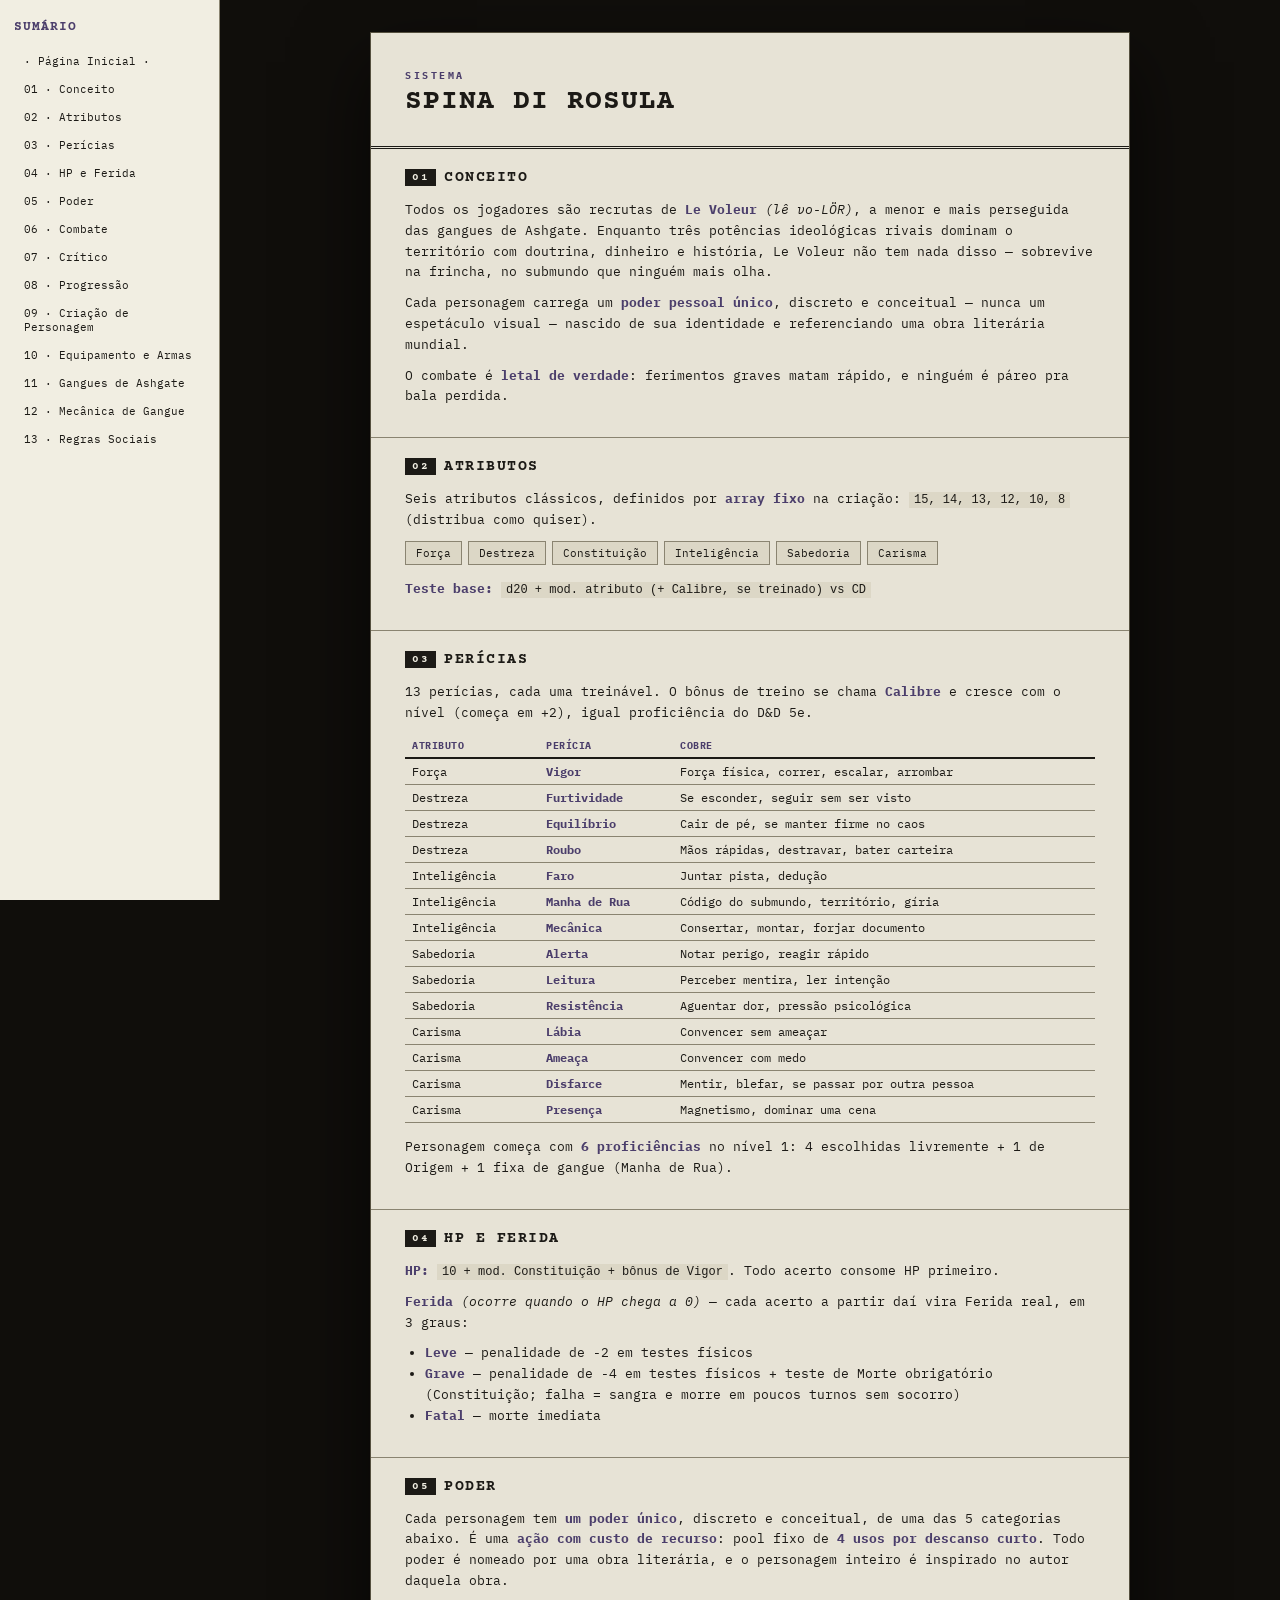
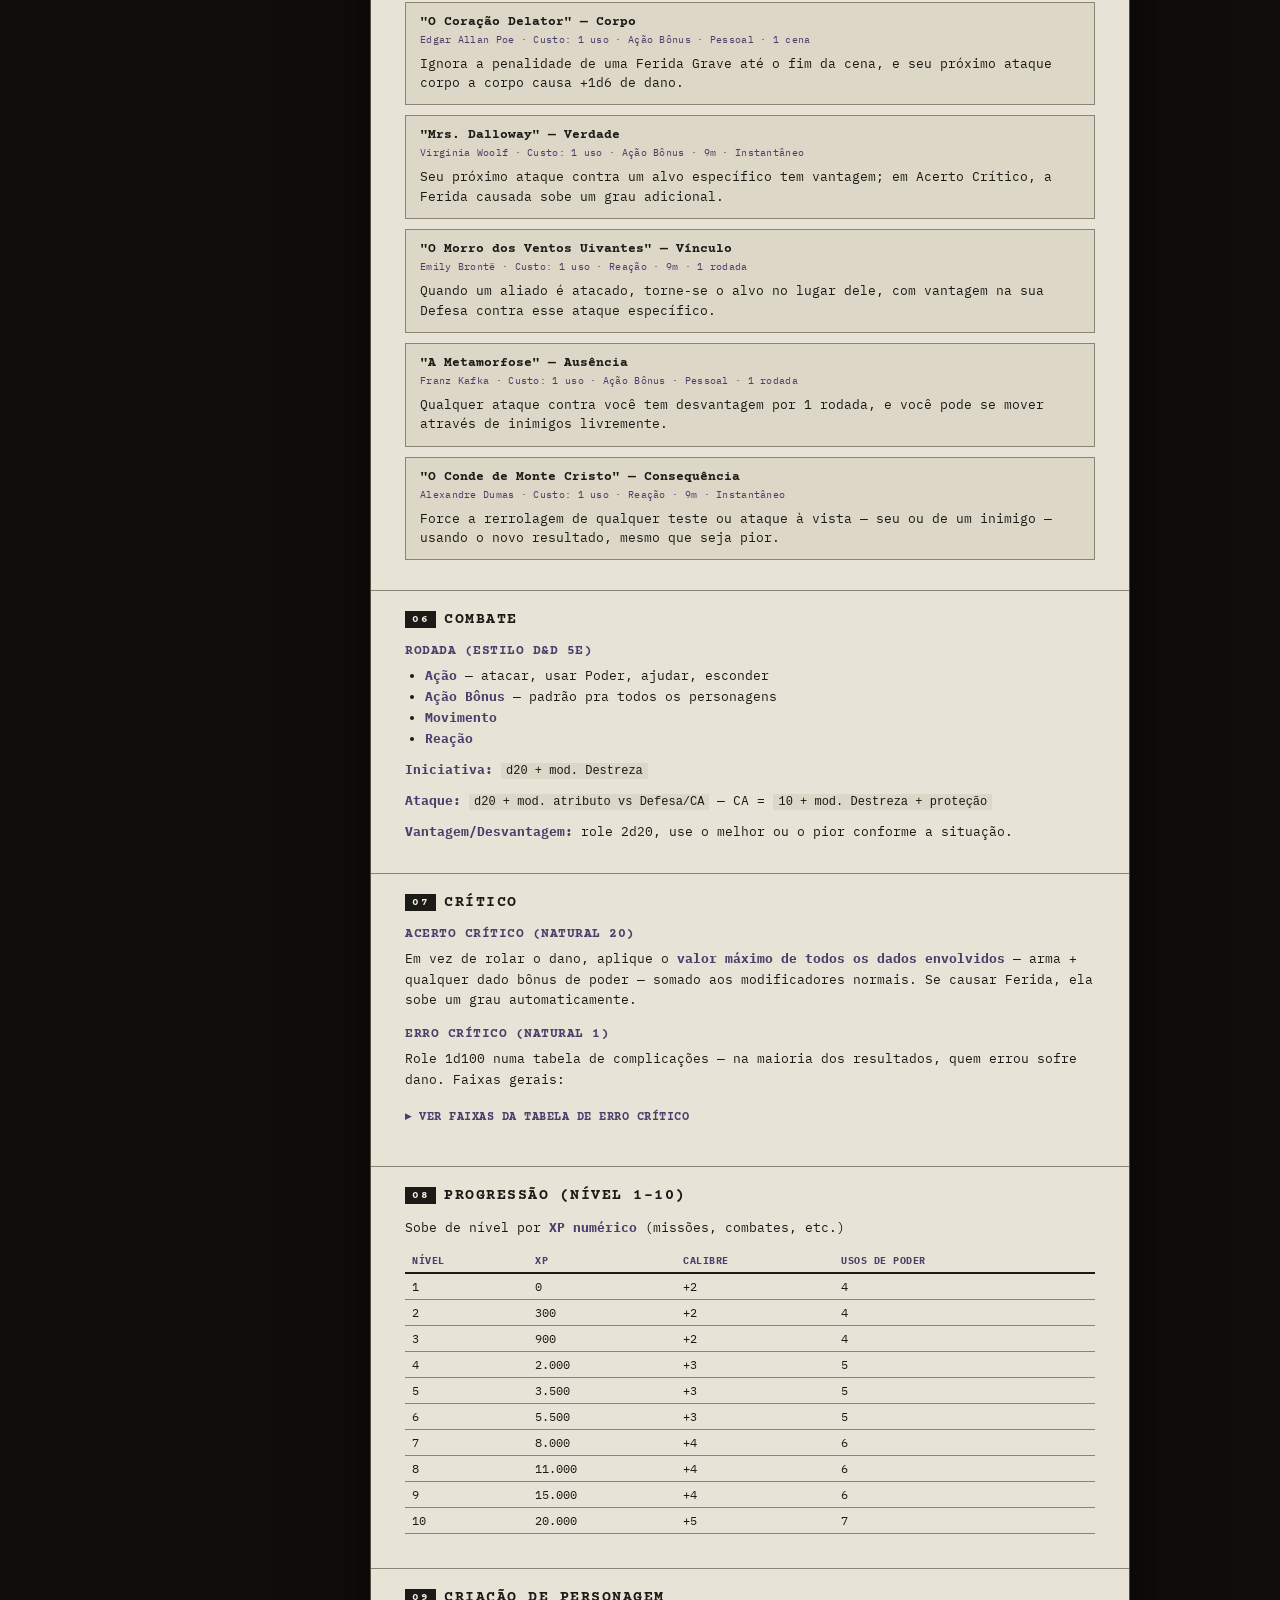
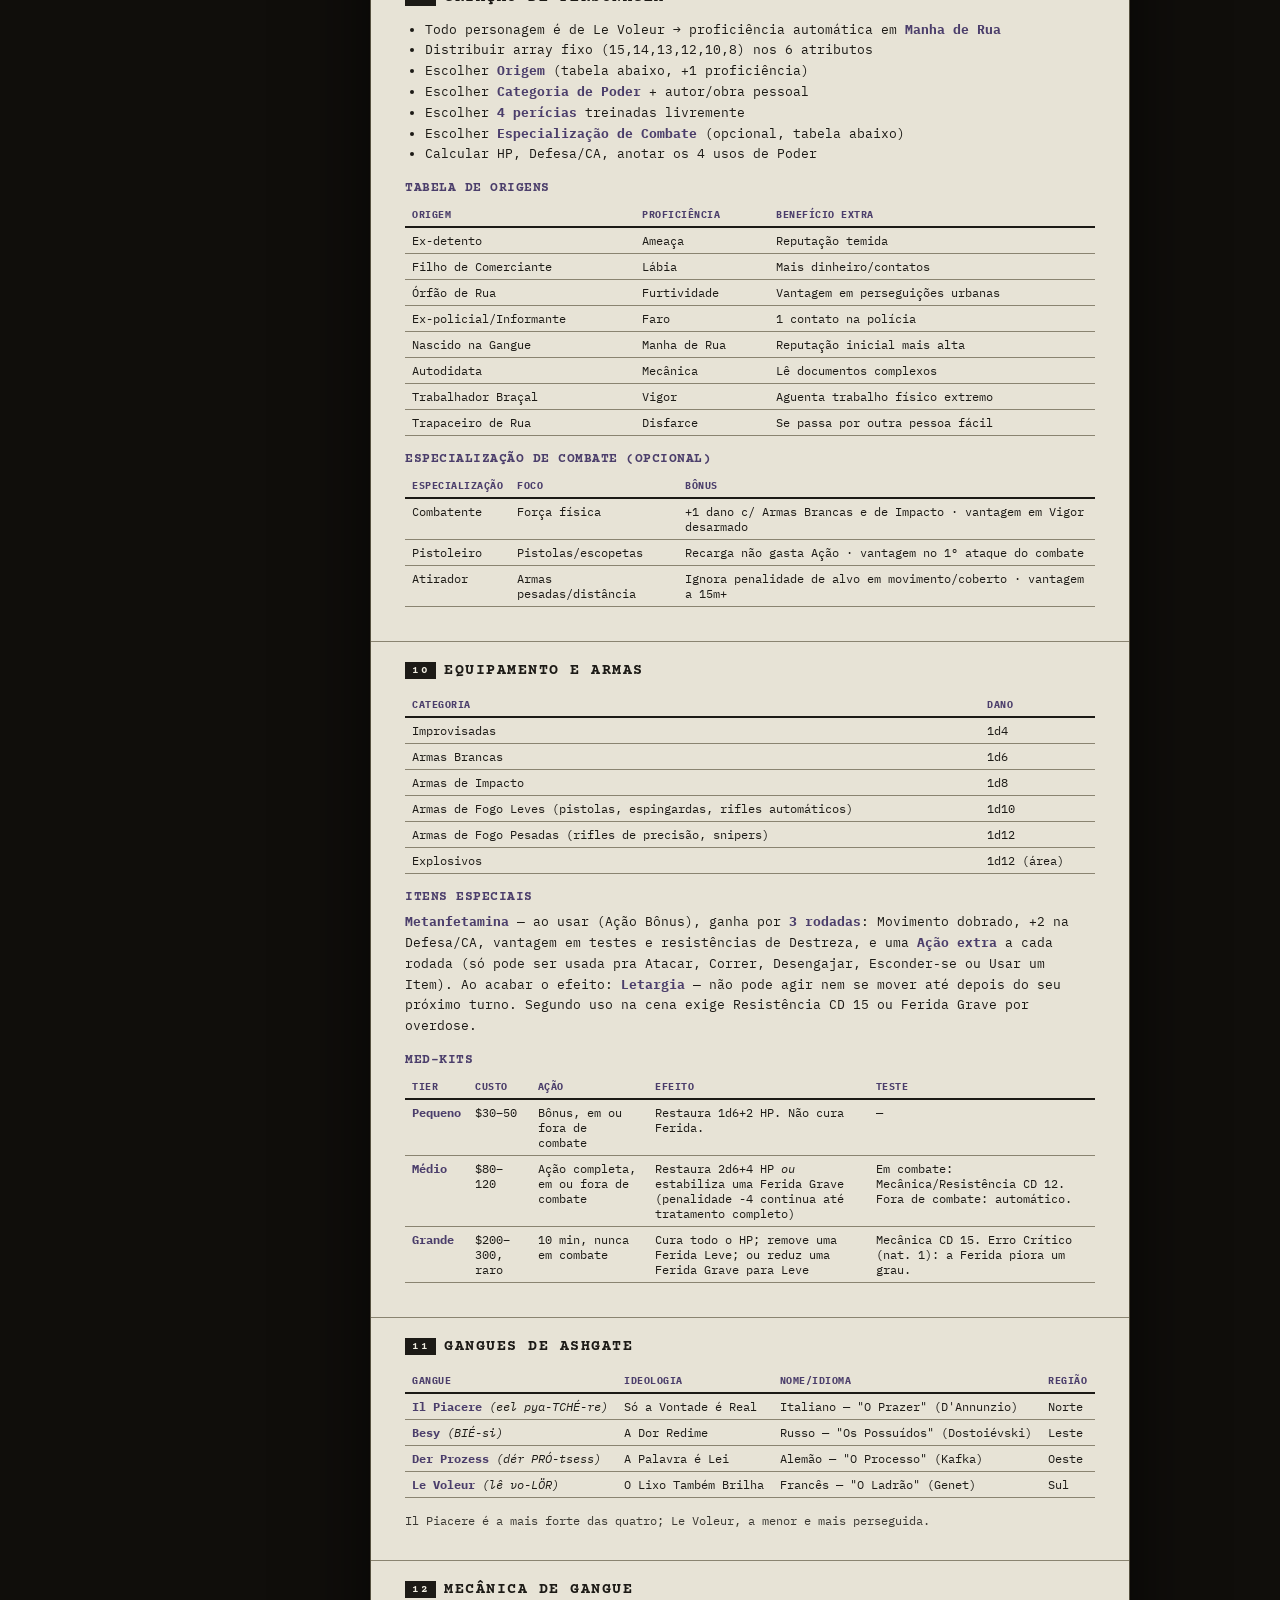
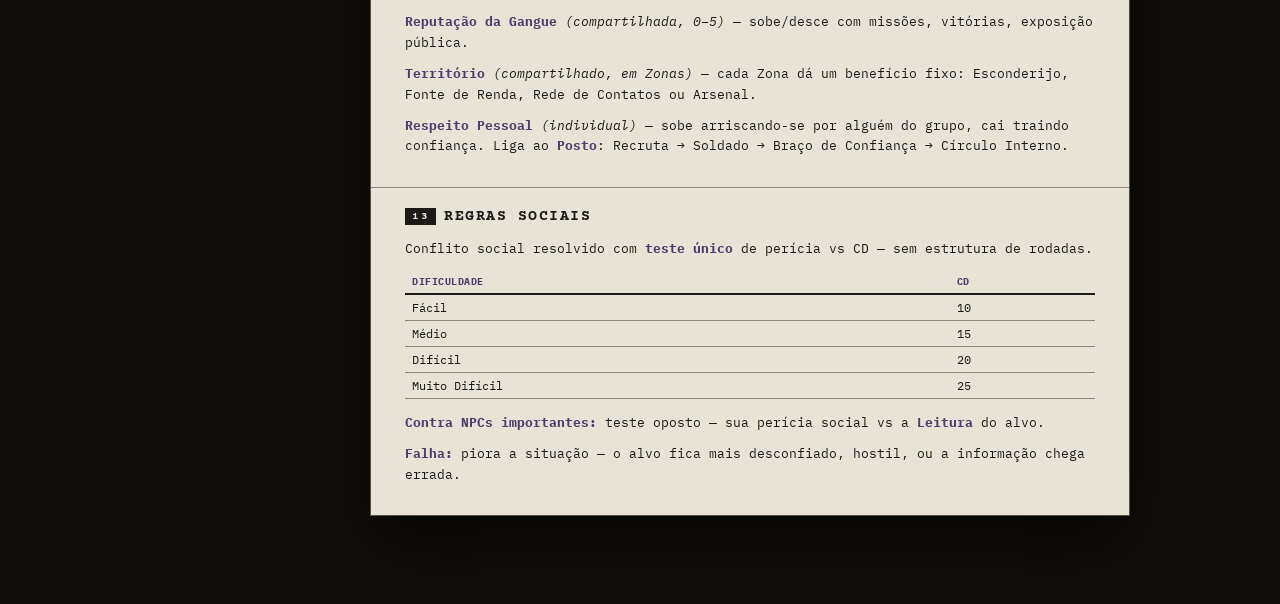
<file: sistema.html>
<!DOCTYPE html>
<html lang="pt-BR">
<head>
<meta charset="UTF-8">
<meta name="viewport" content="width=device-width, initial-scale=1">
<title>Sistema de Spina di Rosula</title>
<style>
@import url('https://fonts.googleapis.com/css2?family=Courier+Prime:ital,wght@0,400;0,700;1,400&family=IBM+Plex+Mono:wght@400;500;600;700&display=swap');

:root{
  --paper:#e7e3d6; --paper-light:#f1eee2; --ink:#1c1a16;
  --stamp-red:#a3271f; --stamp-purple:#4b3e6b; --rule:#8a8471;
  --field-bg:#dcd7c6; --night:#100e0b;
}
*{box-sizing:border-box;}
body{
  margin:0; background:var(--night); font-family:'IBM Plex Mono', monospace;
  color:var(--ink); display:flex; min-height:100vh;
}

/* ---------- sidebar nav ---------- */
nav{
  width:220px; flex-shrink:0; background:var(--paper-light); border-right:1px solid var(--rule);
  padding:20px 14px; position:sticky; top:0; height:100vh; overflow-y:auto;
}
nav .navtitle{font-family:'Courier Prime',monospace; font-weight:700; font-size:13px; letter-spacing:1px; margin-bottom:14px; color:var(--stamp-purple);}
nav a{
  display:block; font-size:11px; text-decoration:none; color:var(--ink); padding:6px 8px;
  border-left:2px solid transparent; margin-bottom:2px;
}
nav a:hover{border-left-color:var(--stamp-red); background:var(--field-bg);}

/* ---------- main doc ---------- */
main{flex:1; padding:32px 20px 90px; display:flex; justify-content:center;}
.doc{max-width:760px; width:100%; background:var(--paper); border:1px solid #55503f; box-shadow:0 30px 70px rgba(0,0,0,0.6);}

.cover{padding:36px 34px 26px; border-bottom:3px double var(--ink); position:relative;}
.org-line{font-size:10px; letter-spacing:2.5px; text-transform:uppercase; color:var(--stamp-purple); font-weight:700;}
.doc-title{font-family:'Courier Prime',monospace; font-weight:700; font-size:28px; letter-spacing:1px; margin:4px 0 2px;}
.doc-sub{font-size:12px; color:#4a463a;}
.stamp{
  position:absolute; top:20px; right:26px; border:3px solid var(--stamp-red); color:var(--stamp-red);
  font-family:'Courier Prime',monospace; font-weight:700; font-size:12px; letter-spacing:2px;
  padding:6px 12px; transform:rotate(-8deg); opacity:0.82;
}

section{padding:20px 34px; border-bottom:1px solid var(--rule);}
h2{
  font-family:'Courier Prime',monospace; font-weight:700; font-size:15px; letter-spacing:1.5px;
  text-transform:uppercase; margin:0 0 14px; display:flex; align-items:center; gap:8px;
}
h2 .num{display:inline-block; font-size:11px; color:var(--paper-light); background:var(--ink); padding:2px 7px;}
h3{font-family:'Courier Prime',monospace; font-size:12.5px; letter-spacing:0.5px; text-transform:uppercase; color:var(--stamp-purple); margin:16px 0 8px;}
p{font-size:13px; line-height:1.6; margin:0 0 10px;}
strong{color:var(--stamp-purple);}
code{background:var(--field-bg); padding:1px 5px; font-size:12px;}

table{width:100%; border-collapse:collapse; font-size:12px; margin:8px 0 14px;}
th{font-size:9.5px; letter-spacing:0.5px; text-transform:uppercase; color:var(--stamp-purple); text-align:left; border-bottom:2px solid var(--ink); padding:5px 7px;}
td{padding:5px 7px; border-bottom:1px solid var(--rule); vertical-align:top;}

ul{margin:0 0 10px; padding-left:20px; font-size:13px; line-height:1.6;}

.pill-row{display:flex; flex-wrap:wrap; gap:6px; margin:8px 0 14px;}
.pill{background:var(--field-bg); border:1px solid var(--rule); padding:4px 10px; font-size:11px;}

.power-card{background:var(--field-bg); border:1px solid var(--rule); padding:12px 14px; margin-bottom:10px;}
.power-card .pname{font-family:'Courier Prime',monospace; font-weight:700; font-size:13px;}
.power-card .pmeta{font-size:10px; color:var(--stamp-purple); margin:4px 0 8px; letter-spacing:0.3px;}
.power-card .peffect{font-size:12.5px; line-height:1.55;}

details{margin:6px 0 14px;}
summary{
  cursor:pointer; font-family:'Courier Prime',monospace; font-weight:700; font-size:11.5px;
  letter-spacing:0.5px; text-transform:uppercase; color:var(--stamp-purple); padding:8px 0;
  list-style:none;
}
summary::-webkit-details-marker{display:none;}
summary::before{content:"▸ "; }
details[open] summary::before{content:"▾ ";}
.crit-tier{font-size:11.5px; line-height:1.6; margin-bottom:6px;}
.crit-tier b{color:var(--ink);}

.doc-foot{padding:16px 34px 26px; display:flex; justify-content:space-between; font-size:9px; letter-spacing:0.5px; color:var(--stamp-purple); text-transform:uppercase; font-weight:700;}

@media (max-width:860px){
  body{flex-direction:column;}
  nav{width:100%; height:auto; position:relative; border-right:none; border-bottom:1px solid var(--rule);}
  main{padding:16px 10px 60px;}
  section{padding:16px 18px;}
  .cover{padding:22px 18px 16px;}
  .stamp{position:static; display:inline-block; margin-top:10px; transform:rotate(-3deg);}
  .doc-title{font-size:20px;}
}
@media print{
  nav{display:none;}
  body{background:#fff;}
  .doc{box-shadow:none; border:none;}
}
</style>
</head>
<body>

<nav>
  <div class="navtitle">SUMÁRIO</div>
  <a href="index.html">· Página Inicial ·</a>
  <a href="#conceito">01 · Conceito</a>
  <a href="#atributos">02 · Atributos</a>
  <a href="#pericias">03 · Perícias</a>
  <a href="#hp">04 · HP e Ferida</a>
  <a href="#poder">05 · Poder</a>
  <a href="#combate">06 · Combate</a>
  <a href="#critico">07 · Crítico</a>
  <a href="#progressao">08 · Progressão</a>
  <a href="#criacao">09 · Criação de Personagem</a>
  <a href="#equipamento">10 · Equipamento e Armas</a>
  <a href="#gangues">11 · Gangues de Ashgate</a>
  <a href="#mecanica-gangue">12 · Mecânica de Gangue</a>
  <a href="#social">13 · Regras Sociais</a>
</nav>

<main>
<div class="doc">

  <div class="cover">
    <div class="org-line">SISTEMA</div>
    <div class="doc-title">SPINA DI ROSULA</div>
  </div>

  <section id="conceito">
    <h2><span class="num">01</span> Conceito</h2>
    <p>Todos os jogadores são recrutas de <strong>Le Voleur</strong> <em>(lê vo-LÖR)</em>, a menor e mais perseguida das gangues de Ashgate. Enquanto três potências ideológicas rivais dominam o território com doutrina, dinheiro e história, Le Voleur não tem nada disso — sobrevive na frincha, no submundo que ninguém mais olha.</p>
    <p>Cada personagem carrega um <strong>poder pessoal único</strong>, discreto e conceitual — nunca um espetáculo visual — nascido de sua identidade e referenciando uma obra literária mundial.</p>
    <p>O combate é <strong>letal de verdade</strong>: ferimentos graves matam rápido, e ninguém é páreo pra bala perdida.</p>
  </section>

  <section id="atributos">
    <h2><span class="num">02</span> Atributos</h2>
    <p>Seis atributos clássicos, definidos por <strong>array fixo</strong> na criação: <code>15, 14, 13, 12, 10, 8</code> (distribua como quiser).</p>
    <div class="pill-row">
      <span class="pill">Força</span><span class="pill">Destreza</span><span class="pill">Constituição</span>
      <span class="pill">Inteligência</span><span class="pill">Sabedoria</span><span class="pill">Carisma</span>
    </div>
    <p><strong>Teste base:</strong> <code>d20 + mod. atributo (+ Calibre, se treinado) vs CD</code></p>
  </section>

  <section id="pericias">
    <h2><span class="num">03</span> Perícias</h2>
    <p>13 perícias, cada uma treinável. O bônus de treino se chama <strong>Calibre</strong> e cresce com o nível (começa em +2), igual proficiência do D&D 5e.</p>
    <table>
      <thead><tr><th>Atributo</th><th>Perícia</th><th>Cobre</th></tr></thead>
      <tbody>
        <tr><td>Força</td><td><strong>Vigor</strong></td><td>Força física, correr, escalar, arrombar</td></tr>
        <tr><td>Destreza</td><td><strong>Furtividade</strong></td><td>Se esconder, seguir sem ser visto</td></tr>
        <tr><td>Destreza</td><td><strong>Equilíbrio</strong></td><td>Cair de pé, se manter firme no caos</td></tr>
        <tr><td>Destreza</td><td><strong>Roubo</strong></td><td>Mãos rápidas, destravar, bater carteira</td></tr>
        <tr><td>Inteligência</td><td><strong>Faro</strong></td><td>Juntar pista, dedução</td></tr>
        <tr><td>Inteligência</td><td><strong>Manha de Rua</strong></td><td>Código do submundo, território, gíria</td></tr>
        <tr><td>Inteligência</td><td><strong>Mecânica</strong></td><td>Consertar, montar, forjar documento</td></tr>
        <tr><td>Sabedoria</td><td><strong>Alerta</strong></td><td>Notar perigo, reagir rápido</td></tr>
        <tr><td>Sabedoria</td><td><strong>Leitura</strong></td><td>Perceber mentira, ler intenção</td></tr>
        <tr><td>Sabedoria</td><td><strong>Resistência</strong></td><td>Aguentar dor, pressão psicológica</td></tr>
        <tr><td>Carisma</td><td><strong>Lábia</strong></td><td>Convencer sem ameaçar</td></tr>
        <tr><td>Carisma</td><td><strong>Ameaça</strong></td><td>Convencer com medo</td></tr>
        <tr><td>Carisma</td><td><strong>Disfarce</strong></td><td>Mentir, blefar, se passar por outra pessoa</td></tr>
        <tr><td>Carisma</td><td><strong>Presença</strong></td><td>Magnetismo, dominar uma cena</td></tr>
      </tbody>
    </table>
    <p>Personagem começa com <strong>6 proficiências</strong> no nível 1: 4 escolhidas livremente + 1 de Origem + 1 fixa de gangue (Manha de Rua).</p>
  </section>

  <section id="hp">
    <h2><span class="num">04</span> HP e Ferida</h2>
    <p><strong>HP:</strong> <code>10 + mod. Constituição + bônus de Vigor</code>. Todo acerto consome HP primeiro.</p>
    <p><strong>Ferida</strong> <em>(ocorre quando o HP chega a 0)</em> — cada acerto a partir daí vira Ferida real, em 3 graus:</p>
    <ul>
      <li><strong>Leve</strong> — penalidade de -2 em testes físicos</li>
      <li><strong>Grave</strong> — penalidade de -4 em testes físicos + teste de Morte obrigatório (Constituição; falha = sangra e morre em poucos turnos sem socorro)</li>
      <li><strong>Fatal</strong> — morte imediata</li>
    </ul>
  </section>

  <section id="poder">
    <h2><span class="num">05</span> Poder</h2>
    <p>Cada personagem tem <strong>um poder único</strong>, discreto e conceitual, de uma das 5 categorias abaixo. É uma <strong>ação com custo de recurso</strong>: pool fixo de <strong>4 usos por descanso curto</strong>. Todo poder é nomeado por uma obra literária, e o personagem inteiro é inspirado no autor daquela obra.</p>

    <div class="power-card">
      <div class="pname">"O Coração Delator" — Corpo</div>
      <div class="pmeta">Edgar Allan Poe · Custo: 1 uso · Ação Bônus · Pessoal · 1 cena</div>
      <div class="peffect">Ignora a penalidade de uma Ferida Grave até o fim da cena, e seu próximo ataque corpo a corpo causa +1d6 de dano.</div>
    </div>
    <div class="power-card">
      <div class="pname">"Mrs. Dalloway" — Verdade</div>
      <div class="pmeta">Virginia Woolf · Custo: 1 uso · Ação Bônus · 9m · Instantâneo</div>
      <div class="peffect">Seu próximo ataque contra um alvo específico tem vantagem; em Acerto Crítico, a Ferida causada sobe um grau adicional.</div>
    </div>
    <div class="power-card">
      <div class="pname">"O Morro dos Ventos Uivantes" — Vínculo</div>
      <div class="pmeta">Emily Brontë · Custo: 1 uso · Reação · 9m · 1 rodada</div>
      <div class="peffect">Quando um aliado é atacado, torne-se o alvo no lugar dele, com vantagem na sua Defesa contra esse ataque específico.</div>
    </div>
    <div class="power-card">
      <div class="pname">"A Metamorfose" — Ausência</div>
      <div class="pmeta">Franz Kafka · Custo: 1 uso · Ação Bônus · Pessoal · 1 rodada</div>
      <div class="peffect">Qualquer ataque contra você tem desvantagem por 1 rodada, e você pode se mover através de inimigos livremente.</div>
    </div>
    <div class="power-card">
      <div class="pname">"O Conde de Monte Cristo" — Consequência</div>
      <div class="pmeta">Alexandre Dumas · Custo: 1 uso · Reação · 9m · Instantâneo</div>
      <div class="peffect">Force a rerrolagem de qualquer teste ou ataque à vista — seu ou de um inimigo — usando o novo resultado, mesmo que seja pior.</div>
    </div>
  </section>

  <section id="combate">
    <h2><span class="num">06</span> Combate</h2>
    <h3>Rodada (estilo D&D 5e)</h3>
    <ul>
      <li><strong>Ação</strong> — atacar, usar Poder, ajudar, esconder</li>
      <li><strong>Ação Bônus</strong> — padrão pra todos os personagens</li>
      <li><strong>Movimento</strong></li>
      <li><strong>Reação</strong></li>
    </ul>
    <p><strong>Iniciativa:</strong> <code>d20 + mod. Destreza</code></p>
    <p><strong>Ataque:</strong> <code>d20 + mod. atributo vs Defesa/CA</code> — CA = <code>10 + mod. Destreza + proteção</code></p>
    <p><strong>Vantagem/Desvantagem:</strong> role 2d20, use o melhor ou o pior conforme a situação.</p>
  </section>

  <section id="critico">
    <h2><span class="num">07</span> Crítico</h2>
    <h3>Acerto Crítico (natural 20)</h3>
    <p>Em vez de rolar o dano, aplique o <strong>valor máximo de todos os dados envolvidos</strong> — arma + qualquer dado bônus de poder — somado aos modificadores normais. Se causar Ferida, ela sobe um grau automaticamente.</p>
    <h3>Erro Crítico (natural 1)</h3>
    <p>Role 1d100 numa tabela de complicações — na maioria dos resultados, quem errou sofre dano. Faixas gerais:</p>
    <details>
      <summary>Ver faixas da tabela de Erro Crítico</summary>
      <div class="crit-tier"><b>01–10</b> — recuo/erro fere você mesmo (dano leve a moderado)</div>
      <div class="crit-tier"><b>11–20</b> — você tropeça e cai, exposto ao próximo ataque</div>
      <div class="crit-tier"><b>21–30</b> — a arma escapa da sua mão</div>
      <div class="crit-tier"><b>31–40</b> — exposição tática (vantagem pro inimigo, sem dano)</div>
      <div class="crit-tier"><b>41–50</b> — dano leve na própria mão/braço</div>
      <div class="crit-tier"><b>51–60</b> — acerta o alvo errado (cenário, item ou aliado)</div>
      <div class="crit-tier"><b>61–70</b> — chama atenção indesejada (barulho, testemunha)</div>
      <div class="crit-tier"><b>71–80</b> — a arma quebra ou fica sem munição</div>
      <div class="crit-tier"><b>81–90</b> — a arma some de vista</div>
      <div class="crit-tier"><b>91–100</b> — autoferimento grave, incluindo o dano total da própria arma no 100</div>
      <p style="margin-top:8px; font-size:11.5px;">Tabela completa (100 entradas únicas) no documento separado <code>tabela-erro-critico-d100.md</code>.</p>
    </details>
  </section>

  <section id="progressao">
    <h2><span class="num">08</span> Progressão (Nível 1–10)</h2>
    <p>Sobe de nível por <strong>XP numérico</strong> (missões, combates, etc.)</p>
    <table>
      <thead><tr><th>Nível</th><th>XP</th><th>Calibre</th><th>Usos de Poder</th></tr></thead>
      <tbody>
        <tr><td>1</td><td>0</td><td>+2</td><td>4</td></tr>
        <tr><td>2</td><td>300</td><td>+2</td><td>4</td></tr>
        <tr><td>3</td><td>900</td><td>+2</td><td>4</td></tr>
        <tr><td>4</td><td>2.000</td><td>+3</td><td>5</td></tr>
        <tr><td>5</td><td>3.500</td><td>+3</td><td>5</td></tr>
        <tr><td>6</td><td>5.500</td><td>+3</td><td>5</td></tr>
        <tr><td>7</td><td>8.000</td><td>+4</td><td>6</td></tr>
        <tr><td>8</td><td>11.000</td><td>+4</td><td>6</td></tr>
        <tr><td>9</td><td>15.000</td><td>+4</td><td>6</td></tr>
        <tr><td>10</td><td>20.000</td><td>+5</td><td>7</td></tr>
      </tbody>
    </table>
  </section>

  <section id="criacao">
    <h2><span class="num">09</span> Criação de Personagem</h2>
    <ul>
      <li>Todo personagem é de Le Voleur → proficiência automática em <strong>Manha de Rua</strong></li>
      <li>Distribuir array fixo (15,14,13,12,10,8) nos 6 atributos</li>
      <li>Escolher <strong>Origem</strong> (tabela abaixo, +1 proficiência)</li>
      <li>Escolher <strong>Categoria de Poder</strong> + autor/obra pessoal</li>
      <li>Escolher <strong>4 perícias</strong> treinadas livremente</li>
      <li>Escolher <strong>Especialização de Combate</strong> (opcional, tabela abaixo)</li>
      <li>Calcular HP, Defesa/CA, anotar os 4 usos de Poder</li>
    </ul>

    <h3>Tabela de Origens</h3>
    <table>
      <thead><tr><th>Origem</th><th>Proficiência</th><th>Benefício extra</th></tr></thead>
      <tbody>
        <tr><td>Ex-detento</td><td>Ameaça</td><td>Reputação temida</td></tr>
        <tr><td>Filho de Comerciante</td><td>Lábia</td><td>Mais dinheiro/contatos</td></tr>
        <tr><td>Órfão de Rua</td><td>Furtividade</td><td>Vantagem em perseguições urbanas</td></tr>
        <tr><td>Ex-policial/Informante</td><td>Faro</td><td>1 contato na polícia</td></tr>
        <tr><td>Nascido na Gangue</td><td>Manha de Rua</td><td>Reputação inicial mais alta</td></tr>
        <tr><td>Autodidata</td><td>Mecânica</td><td>Lê documentos complexos</td></tr>
        <tr><td>Trabalhador Braçal</td><td>Vigor</td><td>Aguenta trabalho físico extremo</td></tr>
        <tr><td>Trapaceiro de Rua</td><td>Disfarce</td><td>Se passa por outra pessoa fácil</td></tr>
      </tbody>
    </table>

    <h3>Especialização de Combate (opcional)</h3>
    <table>
      <thead><tr><th>Especialização</th><th>Foco</th><th>Bônus</th></tr></thead>
      <tbody>
        <tr><td>Combatente</td><td>Força física</td><td>+1 dano c/ Armas Brancas e de Impacto · vantagem em Vigor desarmado</td></tr>
        <tr><td>Pistoleiro</td><td>Pistolas/escopetas</td><td>Recarga não gasta Ação · vantagem no 1º ataque do combate</td></tr>
        <tr><td>Atirador</td><td>Armas pesadas/distância</td><td>Ignora penalidade de alvo em movimento/coberto · vantagem a 15m+</td></tr>
      </tbody>
    </table>
  </section>

  <section id="equipamento">
    <h2><span class="num">10</span> Equipamento e Armas</h2>
    <table>
      <thead><tr><th>Categoria</th><th>Dano</th></tr></thead>
      <tbody>
        <tr><td>Improvisadas</td><td>1d4</td></tr>
        <tr><td>Armas Brancas</td><td>1d6</td></tr>
        <tr><td>Armas de Impacto</td><td>1d8</td></tr>
        <tr><td>Armas de Fogo Leves (pistolas, espingardas, rifles automáticos)</td><td>1d10</td></tr>
        <tr><td>Armas de Fogo Pesadas (rifles de precisão, snipers)</td><td>1d12</td></tr>
        <tr><td>Explosivos</td><td>1d12 (área)</td></tr>
      </tbody>
    </table>
    <h3>Itens especiais</h3>
    <p><strong>Metanfetamina</strong> — ao usar (Ação Bônus), ganha por <strong>3 rodadas</strong>: Movimento dobrado, +2 na Defesa/CA, vantagem em testes e resistências de Destreza, e uma <strong>Ação extra</strong> a cada rodada (só pode ser usada pra Atacar, Correr, Desengajar, Esconder-se ou Usar um Item). Ao acabar o efeito: <strong>Letargia</strong> — não pode agir nem se mover até depois do seu próximo turno. Segundo uso na cena exige Resistência CD 15 ou Ferida Grave por overdose.</p>

    <h3>Med-Kits</h3>
    <table>
      <thead><tr><th>Tier</th><th>Custo</th><th>Ação</th><th>Efeito</th><th>Teste</th></tr></thead>
      <tbody>
        <tr><td><strong>Pequeno</strong></td><td>$30–50</td><td>Bônus, em ou fora de combate</td><td>Restaura 1d6+2 HP. Não cura Ferida.</td><td>—</td></tr>
        <tr><td><strong>Médio</strong></td><td>$80–120</td><td>Ação completa, em ou fora de combate</td><td>Restaura 2d6+4 HP <em>ou</em> estabiliza uma Ferida Grave (penalidade -4 continua até tratamento completo)</td><td>Em combate: Mecânica/Resistência CD 12. Fora de combate: automático.</td></tr>
        <tr><td><strong>Grande</strong></td><td>$200–300, raro</td><td>10 min, nunca em combate</td><td>Cura todo o HP; remove uma Ferida Leve; ou reduz uma Ferida Grave para Leve</td><td>Mecânica CD 15. Erro Crítico (nat. 1): a Ferida piora um grau.</td></tr>
      </tbody>
    </table>
  </section>

  <section id="gangues">
    <h2><span class="num">11</span> Gangues de Ashgate</h2>
    <table>
      <thead><tr><th>Gangue</th><th>Ideologia</th><th>Nome/Idioma</th><th>Região</th></tr></thead>
      <tbody>
        <tr><td><strong>Il Piacere</strong> <em>(eel pya-TCHÉ-re)</em></td><td>Só a Vontade é Real</td><td>Italiano — "O Prazer" (D'Annunzio)</td><td>Norte</td></tr>
        <tr><td><strong>Besy</strong> <em>(BIÉ-si)</em></td><td>A Dor Redime</td><td>Russo — "Os Possuídos" (Dostoiévski)</td><td>Leste</td></tr>
        <tr><td><strong>Der Prozess</strong> <em>(dér PRÓ-tsess)</em></td><td>A Palavra é Lei</td><td>Alemão — "O Processo" (Kafka)</td><td>Oeste</td></tr>
        <tr><td><strong>Le Voleur</strong> <em>(lê vo-LÖR)</em></td><td>O Lixo Também Brilha</td><td>Francês — "O Ladrão" (Genet)</td><td>Sul</td></tr>
      </tbody>
    </table>
    <p style="font-size:11.5px; opacity:0.85;">Il Piacere é a mais forte das quatro; Le Voleur, a menor e mais perseguida.</p>
  </section>

  <section id="mecanica-gangue">
    <h2><span class="num">12</span> Mecânica de Gangue</h2>
    <p><strong>Reputação da Gangue</strong> <em>(compartilhada, 0–5)</em> — sobe/desce com missões, vitórias, exposição pública.</p>
    <p><strong>Território</strong> <em>(compartilhado, em Zonas)</em> — cada Zona dá um benefício fixo: Esconderijo, Fonte de Renda, Rede de Contatos ou Arsenal.</p>
    <p><strong>Respeito Pessoal</strong> <em>(individual)</em> — sobe arriscando-se por alguém do grupo, cai traindo confiança. Liga ao <strong>Posto</strong>: Recruta → Soldado → Braço de Confiança → Círculo Interno.</p>
  </section>

  <section id="social" style="border-bottom:none;">
    <h2><span class="num">13</span> Regras Sociais</h2>
    <p>Conflito social resolvido com <strong>teste único</strong> de perícia vs CD — sem estrutura de rodadas.</p>
    <table>
      <thead><tr><th>Dificuldade</th><th>CD</th></tr></thead>
      <tbody>
        <tr><td>Fácil</td><td>10</td></tr>
        <tr><td>Médio</td><td>15</td></tr>
        <tr><td>Difícil</td><td>20</td></tr>
        <tr><td>Muito Difícil</td><td>25</td></tr>
      </tbody>
    </table>
    <p><strong>Contra NPCs importantes:</strong> teste oposto — sua perícia social vs a <strong>Leitura</strong> do alvo.</p>
    <p><strong>Falha:</strong> piora a situação — o alvo fica mais desconfiado, hostil, ou a informação chega errada.</p>
  </section>

</div>
</main>

</body>
</html>
</file>
